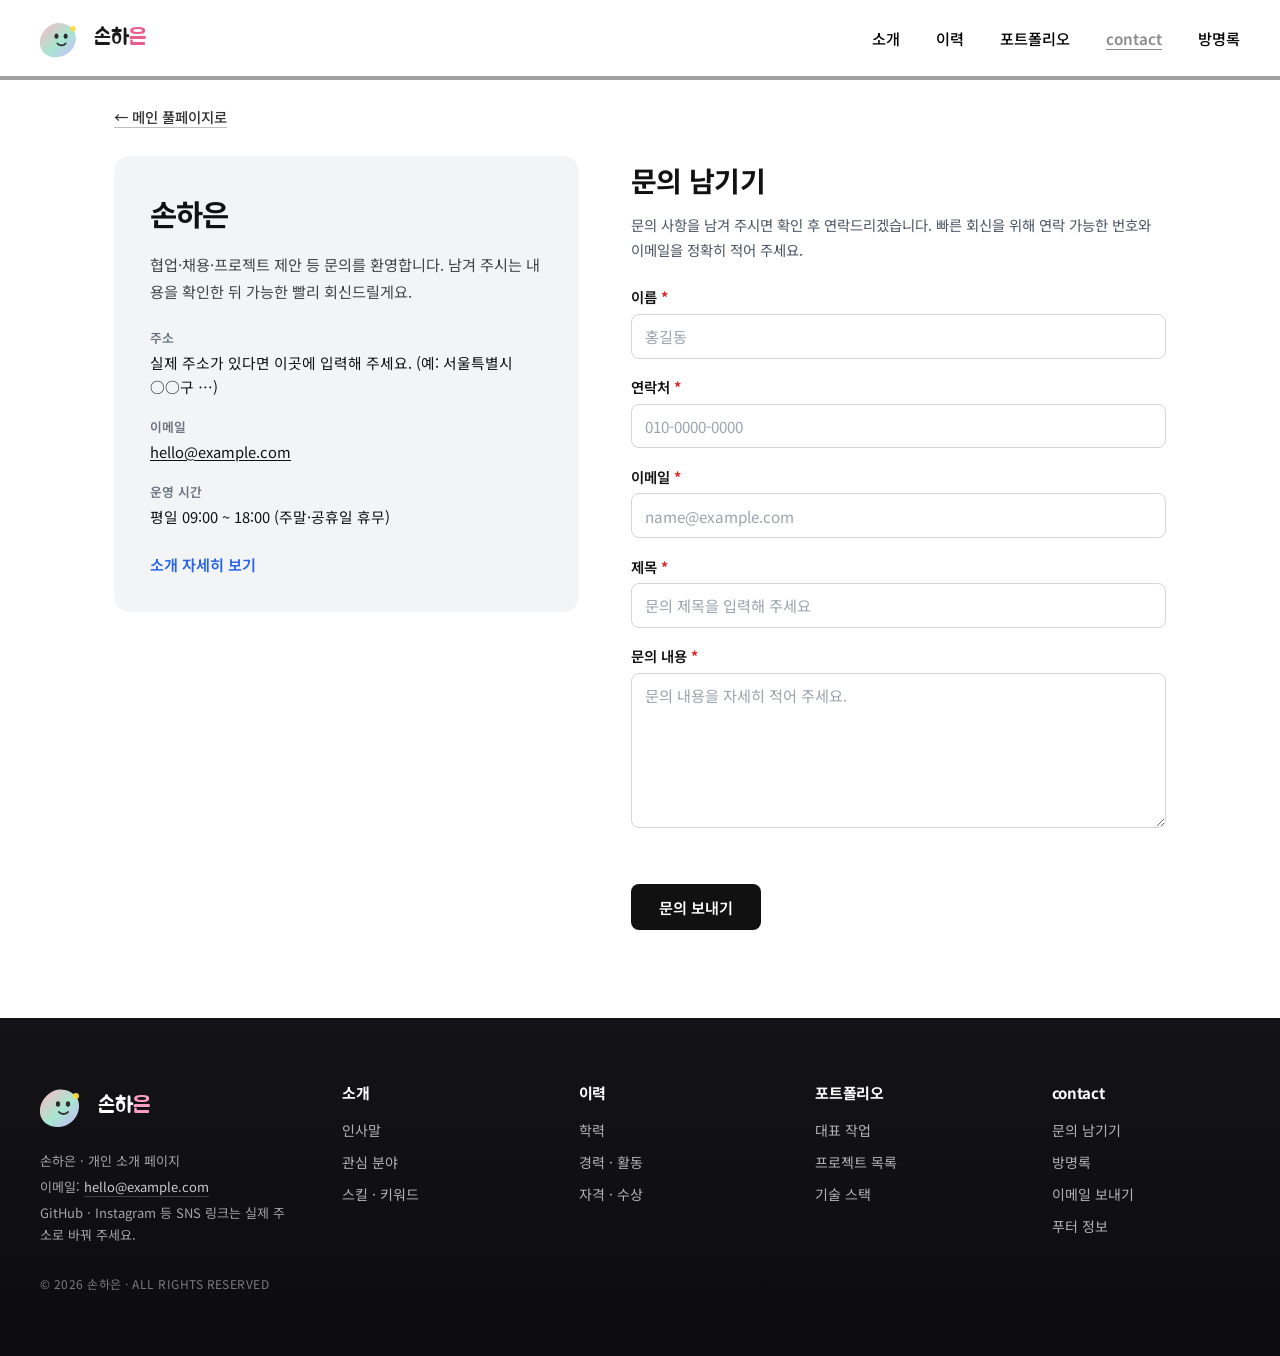
<file: contact.html>
<!DOCTYPE html>
<html lang="ko" class="subpage">
<head>
    <meta charset="UTF-8">
    <meta name="viewport" content="width=device-width, initial-scale=1.0">
    <title>문의하기 | 손하은</title>
    <link rel="preconnect" href="https://fonts.googleapis.com">
    <link rel="preconnect" href="https://fonts.gstatic.com" crossorigin>
    <link href="https://fonts.googleapis.com/css2?family=Jua&family=Noto+Sans+KR:wght@400;500;600;700&display=swap" rel="stylesheet">
    <link rel="stylesheet" href="styles.css">
</head>
<body>
    <header class="site-header">
        <div class="site-header__inner">
            <a href="index.html#intro" class="logo" aria-label="손하은 소개 페이지 홈">
                <svg class="logo__mark" viewBox="0 0 48 48" xmlns="http://www.w3.org/2000/svg" aria-hidden="true">
                    <defs>
                        <linearGradient id="blobGrad" x1="0%" y1="0%" x2="100%" y2="100%">
                            <stop offset="0%" style="stop-color: var(--logo-pink)" />
                            <stop offset="55%" style="stop-color: var(--logo-mint)" />
                            <stop offset="100%" style="stop-color: var(--logo-lavender)" />
                        </linearGradient>
                    </defs>
                    <path fill="url(#blobGrad)" d="M38.2 18.5c2.8 8.5-1.2 19.8-11.4 24.4-10.3 4.7-22.1 1.4-25.8-7.8-3.6-9.1 1.8-20.5 11.5-25.6 9.7-5.1 22.9.5 25.7 9z" />
                    <ellipse cx="18" cy="22" rx="2.2" ry="2.8" fill="#2d2d2d" />
                    <ellipse cx="28" cy="22" rx="2.2" ry="2.8" fill="#2d2d2d" />
                    <path d="M19 30c2.2 2.8 6.8 2.8 9 0" fill="none" stroke="#2d2d2d" stroke-width="2" stroke-linecap="round" />
                    <circle cx="36" cy="14" r="3" fill="#ffd93d" opacity="0.95" />
                </svg>
                <span class="logo__text">손하<span>은</span></span>
            </a>
            <nav aria-label="주요 메뉴">
                <ul class="nav">
                    <li><a href="intro.html">소개</a></li>
                    <li><a href="history.html">이력</a></li>
                    <li><a href="portfolio.html">포트폴리오</a></li>
                    <li><a href="contact.html" aria-current="page">contact</a></li>
                    <li><a href="guestbook.html">방명록</a></li>
                </ul>
            </nav>
        </div>
    </header>

    <main class="subpage-main subpage-main--contact" id="inquiry">
        <div class="contact-page">
            <a href="index.html#contact" class="contact-page__back">← 메인 풀페이지로</a>

            <div class="contact-layout">
                <aside class="contact-aside" aria-labelledby="contact-aside-title">
                    <h1 id="contact-aside-title" class="contact-aside__title">손하은</h1>
                    <p class="contact-aside__text">
                        협업·채용·프로젝트 제안 등 문의를 환영합니다. 남겨 주시는 내용을 확인한 뒤 가능한 빨리 회신드릴게요.
                    </p>
                    <dl class="contact-details">
                        <div class="contact-details__row">
                            <dt class="contact-details__label">주소</dt>
                            <dd class="contact-details__value">실제 주소가 있다면 이곳에 입력해 주세요. (예: 서울특별시 ○○구 …)</dd>
                        </div>
                        <div class="contact-details__row">
                            <dt class="contact-details__label">이메일</dt>
                            <dd class="contact-details__value"><a href="mailto:hello@example.com">hello@example.com</a></dd>
                        </div>
                        <div class="contact-details__row">
                            <dt class="contact-details__label">운영 시간</dt>
                            <dd class="contact-details__value">평일 09:00 ~ 18:00 (주말·공휴일 휴무)</dd>
                        </div>
                    </dl>
                    <p class="contact-aside__link-wrap">
                        <a href="intro.html" class="contact-aside__link">소개 자세히 보기</a>
                    </p>
                </aside>

                <div class="contact-form-column">
                    <h2 class="contact-form__title">문의 남기기</h2>
                    <p class="contact-form__lead">
                        문의 사항을 남겨 주시면 확인 후 연락드리겠습니다. 빠른 회신을 위해 연락 가능한 번호와 이메일을 정확히 적어 주세요.
                    </p>
                    <form class="contact-form" id="contact-form" action="#" method="post" novalidate>
                        <div class="form-group">
                            <label class="form-label" for="cf-name">이름 <span class="form-required" aria-hidden="true">*</span></label>
                            <input class="form-input" type="text" id="cf-name" name="name" required autocomplete="name" placeholder="홍길동" />
                        </div>
                        <div class="form-group">
                            <label class="form-label" for="cf-phone">연락처 <span class="form-required" aria-hidden="true">*</span></label>
                            <input class="form-input" type="tel" id="cf-phone" name="phone" required autocomplete="tel" placeholder="010-0000-0000" />
                        </div>
                        <div class="form-group">
                            <label class="form-label" for="cf-email">이메일 <span class="form-required" aria-hidden="true">*</span></label>
                            <input class="form-input" type="email" id="cf-email" name="email" required autocomplete="email" placeholder="name@example.com" />
                        </div>
                        <div class="form-group">
                            <label class="form-label" for="cf-subject">제목 <span class="form-required" aria-hidden="true">*</span></label>
                            <input class="form-input" type="text" id="cf-subject" name="subject" required placeholder="문의 제목을 입력해 주세요" />
                        </div>
                        <div class="form-group">
                            <label class="form-label" for="cf-message">문의 내용 <span class="form-required" aria-hidden="true">*</span></label>
                            <textarea class="form-textarea" id="cf-message" name="message" required rows="6" placeholder="문의 내용을 자세히 적어 주세요."></textarea>
                        </div>
                        <p class="form-note" id="form-submit-note" role="status" aria-live="polite"></p>
                        <button type="submit" class="form-submit">문의 보내기</button>
                    </form>
                </div>
            </div>
        </div>
    </main>

    <footer class="page-footer">
        <div class="footer-grid">
            <div class="footer-brand">
                <a href="index.html#intro" class="footer-brand__logo" aria-label="손하은 소개 페이지 맨 위로">
                    <svg class="logo__mark" viewBox="0 0 48 48" xmlns="http://www.w3.org/2000/svg" aria-hidden="true">
                        <defs>
                            <linearGradient id="blobGradFooter" x1="0%" y1="0%" x2="100%" y2="100%">
                                <stop offset="0%" style="stop-color: var(--logo-pink)" />
                                <stop offset="55%" style="stop-color: var(--logo-mint)" />
                                <stop offset="100%" style="stop-color: var(--logo-lavender)" />
                            </linearGradient>
                        </defs>
                        <path fill="url(#blobGradFooter)" d="M38.2 18.5c2.8 8.5-1.2 19.8-11.4 24.4-10.3 4.7-22.1 1.4-25.8-7.8-3.6-9.1 1.8-20.5 11.5-25.6 9.7-5.1 22.9.5 25.7 9z" />
                        <ellipse cx="18" cy="22" rx="2.2" ry="2.8" fill="#2d2d2d" />
                        <ellipse cx="28" cy="22" rx="2.2" ry="2.8" fill="#2d2d2d" />
                        <path d="M19 30c2.2 2.8 6.8 2.8 9 0" fill="none" stroke="#2d2d2d" stroke-width="2" stroke-linecap="round" />
                        <circle cx="36" cy="14" r="3" fill="#ffd93d" opacity="0.95" />
                    </svg>
                    <span class="logo__text">손하<span>은</span></span>
                </a>
                <ul class="footer-brand__details">
                    <li>손하은 · 개인 소개 페이지</li>
                    <li>이메일: <a href="mailto:hello@example.com">hello@example.com</a></li>
                    <li>GitHub · Instagram 등 SNS 링크는 실제 주소로 바꿔 주세요.</li>
                </ul>
                <p class="footer-copy">© 2026 손하은 · ALL RIGHTS RESERVED</p>
            </div>
            <nav class="footer-col" aria-label="소개 하위 메뉴">
                <h3 class="footer-col__title">소개</h3>
                <ul class="footer-col__list">
                    <li><a href="intro.html#greeting">인사말</a></li>
                    <li><a href="intro.html#interests">관심 분야</a></li>
                    <li><a href="intro.html#skills">스킬 · 키워드</a></li>
                </ul>
            </nav>
            <nav class="footer-col" aria-label="이력 하위 메뉴">
                <h3 class="footer-col__title">이력</h3>
                <ul class="footer-col__list">
                    <li><a href="history.html#education">학력</a></li>
                    <li><a href="history.html#experience">경력 · 활동</a></li>
                    <li><a href="history.html#awards">자격 · 수상</a></li>
                </ul>
            </nav>
            <nav class="footer-col" aria-label="포트폴리오 하위 메뉴">
                <h3 class="footer-col__title">포트폴리오</h3>
                <ul class="footer-col__list">
                    <li><a href="portfolio.html#featured">대표 작업</a></li>
                    <li><a href="portfolio.html#projects">프로젝트 목록</a></li>
                    <li><a href="portfolio.html#stack">기술 스택</a></li>
                </ul>
            </nav>
            <nav class="footer-col" aria-label="연락 하위 메뉴">
                <h3 class="footer-col__title">contact</h3>
                    <ul class="footer-col__list">
                        <li><a href="contact.html#inquiry">문의 남기기</a></li>
                        <li><a href="guestbook.html">방명록</a></li>
                        <li><a href="mailto:hello@example.com">이메일 보내기</a></li>
                        <li><a href="index.html#site-footer">푸터 정보</a></li>
                    </ul>
            </nav>
        </div>
    </footer>

    <script>
        (function () {
            var form = document.getElementById("contact-form");
            var note = document.getElementById("form-submit-note");
            var mailTo = "hello@example.com";

            form.addEventListener("submit", function (e) {
                e.preventDefault();
                if (!form.reportValidity()) return;

                var name = document.getElementById("cf-name").value.trim();
                var phone = document.getElementById("cf-phone").value.trim();
                var email = document.getElementById("cf-email").value.trim();
                var subject = document.getElementById("cf-subject").value.trim();
                var message = document.getElementById("cf-message").value.trim();

                var body =
                    "이름: " + name + "\n" +
                    "연락처: " + phone + "\n" +
                    "이메일: " + email + "\n\n" +
                    message;

                var href =
                    "mailto:" + encodeURIComponent(mailTo) +
                    "?subject=" + encodeURIComponent("[문의] " + subject) +
                    "&body=" + encodeURIComponent(body);

                note.textContent = "메일 앱이 열리면 발송을 완료해 주세요. 열리지 않으면 " + mailTo + " 로 직접 보내 주세요.";
                window.location.href = href;
            });
        })();
    </script>
</body>
</html>
</file>
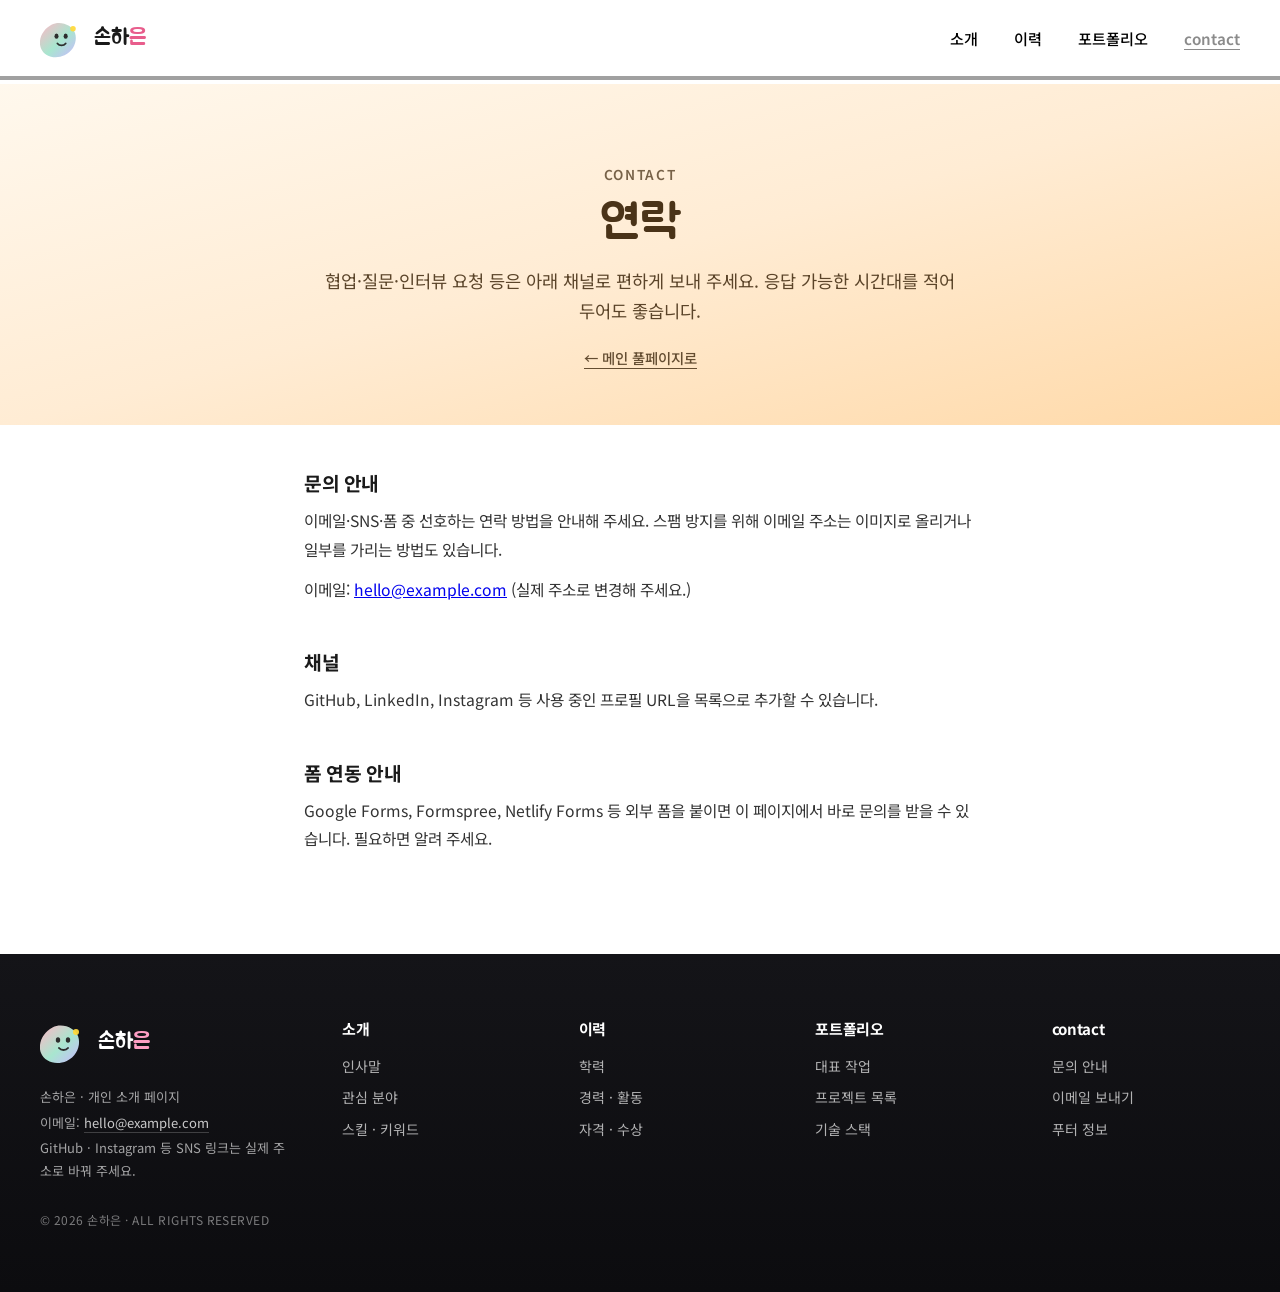
<file: contact.html.html>
<!DOCTYPE html>
<html lang="ko" class="subpage">
<head>
    <meta charset="UTF-8">
    <meta name="viewport" content="width=device-width, initial-scale=1.0">
    <title>contact | 손하은</title>
    <link rel="preconnect" href="https://fonts.googleapis.com">
    <link rel="preconnect" href="https://fonts.gstatic.com" crossorigin>
    <link href="https://fonts.googleapis.com/css2?family=Jua&family=Noto+Sans+KR:wght@400;500;600;700&display=swap" rel="stylesheet">
    <link rel="stylesheet" href="styles.css">
</head>
<body>
    <header class="site-header">
        <div class="site-header__inner">
            <a href="index.html#intro" class="logo" aria-label="손하은 소개 페이지 홈">
                <svg class="logo__mark" viewBox="0 0 48 48" xmlns="http://www.w3.org/2000/svg" aria-hidden="true">
                    <defs>
                        <linearGradient id="blobGrad" x1="0%" y1="0%" x2="100%" y2="100%">
                            <stop offset="0%" style="stop-color: var(--logo-pink)" />
                            <stop offset="55%" style="stop-color: var(--logo-mint)" />
                            <stop offset="100%" style="stop-color: var(--logo-lavender)" />
                        </linearGradient>
                    </defs>
                    <path fill="url(#blobGrad)" d="M38.2 18.5c2.8 8.5-1.2 19.8-11.4 24.4-10.3 4.7-22.1 1.4-25.8-7.8-3.6-9.1 1.8-20.5 11.5-25.6 9.7-5.1 22.9.5 25.7 9z" />
                    <ellipse cx="18" cy="22" rx="2.2" ry="2.8" fill="#2d2d2d" />
                    <ellipse cx="28" cy="22" rx="2.2" ry="2.8" fill="#2d2d2d" />
                    <path d="M19 30c2.2 2.8 6.8 2.8 9 0" fill="none" stroke="#2d2d2d" stroke-width="2" stroke-linecap="round" />
                    <circle cx="36" cy="14" r="3" fill="#ffd93d" opacity="0.95" />
                </svg>
                <span class="logo__text">손하<span>은</span></span>
            </a>
            <nav aria-label="주요 메뉴">
                <ul class="nav">
                    <li><a href="intro.html">소개</a></li>
                    <li><a href="history.html">이력</a></li>
                    <li><a href="portfolio.html">포트폴리오</a></li>
                    <li><a href="contact.html" aria-current="page">contact</a></li>
                </ul>
            </nav>
        </div>
    </header>

    <main class="subpage-main">
        <header class="subpage-hero subpage-hero--contact">
            <p class="subpage-hero__eyebrow">Contact</p>
            <h1 class="subpage-hero__title">연락</h1>
            <p class="subpage-hero__lead">협업·질문·인터뷰 요청 등은 아래 채널로 편하게 보내 주세요. 응답 가능한 시간대를 적어 두어도 좋습니다.</p>
            <a href="index.html#contact" class="subpage-back">← 메인 풀페이지로</a>
        </header>

        <div class="subpage-sections">
            <article id="info" class="subpage-block">
                <h2>문의 안내</h2>
                <p>이메일·SNS·폼 중 선호하는 연락 방법을 안내해 주세요. 스팸 방지를 위해 이메일 주소는 이미지로 올리거나 일부를 가리는 방법도 있습니다.</p>
                <p>이메일: <a href="mailto:hello@example.com">hello@example.com</a> (실제 주소로 변경해 주세요.)</p>
            </article>
            <article id="channels" class="subpage-block">
                <h2>채널</h2>
                <p>GitHub, LinkedIn, Instagram 등 사용 중인 프로필 URL을 목록으로 추가할 수 있습니다.</p>
            </article>
            <article id="form-note" class="subpage-block">
                <h2>폼 연동 안내</h2>
                <p>Google Forms, Formspree, Netlify Forms 등 외부 폼을 붙이면 이 페이지에서 바로 문의를 받을 수 있습니다. 필요하면 알려 주세요.</p>
            </article>
        </div>
    </main>

    <footer class="page-footer">
        <div class="footer-grid">
            <div class="footer-brand">
                <a href="index.html#intro" class="footer-brand__logo" aria-label="손하은 소개 페이지 맨 위로">
                    <svg class="logo__mark" viewBox="0 0 48 48" xmlns="http://www.w3.org/2000/svg" aria-hidden="true">
                        <defs>
                            <linearGradient id="blobGradFooter" x1="0%" y1="0%" x2="100%" y2="100%">
                                <stop offset="0%" style="stop-color: var(--logo-pink)" />
                                <stop offset="55%" style="stop-color: var(--logo-mint)" />
                                <stop offset="100%" style="stop-color: var(--logo-lavender)" />
                            </linearGradient>
                        </defs>
                        <path fill="url(#blobGradFooter)" d="M38.2 18.5c2.8 8.5-1.2 19.8-11.4 24.4-10.3 4.7-22.1 1.4-25.8-7.8-3.6-9.1 1.8-20.5 11.5-25.6 9.7-5.1 22.9.5 25.7 9z" />
                        <ellipse cx="18" cy="22" rx="2.2" ry="2.8" fill="#2d2d2d" />
                        <ellipse cx="28" cy="22" rx="2.2" ry="2.8" fill="#2d2d2d" />
                        <path d="M19 30c2.2 2.8 6.8 2.8 9 0" fill="none" stroke="#2d2d2d" stroke-width="2" stroke-linecap="round" />
                        <circle cx="36" cy="14" r="3" fill="#ffd93d" opacity="0.95" />
                    </svg>
                    <span class="logo__text">손하<span>은</span></span>
                </a>
                <ul class="footer-brand__details">
                    <li>손하은 · 개인 소개 페이지</li>
                    <li>이메일: <a href="mailto:hello@example.com">hello@example.com</a></li>
                    <li>GitHub · Instagram 등 SNS 링크는 실제 주소로 바꿔 주세요.</li>
                </ul>
                <p class="footer-copy">© 2026 손하은 · ALL RIGHTS RESERVED</p>
            </div>
            <nav class="footer-col" aria-label="소개 하위 메뉴">
                <h3 class="footer-col__title">소개</h3>
                <ul class="footer-col__list">
                    <li><a href="intro.html#greeting">인사말</a></li>
                    <li><a href="intro.html#interests">관심 분야</a></li>
                    <li><a href="intro.html#skills">스킬 · 키워드</a></li>
                </ul>
            </nav>
            <nav class="footer-col" aria-label="이력 하위 메뉴">
                <h3 class="footer-col__title">이력</h3>
                <ul class="footer-col__list">
                    <li><a href="history.html#education">학력</a></li>
                    <li><a href="history.html#experience">경력 · 활동</a></li>
                    <li><a href="history.html#awards">자격 · 수상</a></li>
                </ul>
            </nav>
            <nav class="footer-col" aria-label="포트폴리오 하위 메뉴">
                <h3 class="footer-col__title">포트폴리오</h3>
                <ul class="footer-col__list">
                    <li><a href="portfolio.html#featured">대표 작업</a></li>
                    <li><a href="portfolio.html#projects">프로젝트 목록</a></li>
                    <li><a href="portfolio.html#stack">기술 스택</a></li>
                </ul>
            </nav>
            <nav class="footer-col" aria-label="연락 하위 메뉴">
                <h3 class="footer-col__title">contact</h3>
                <ul class="footer-col__list">
                    <li><a href="contact.html#info">문의 안내</a></li>
                    <li><a href="mailto:hello@example.com">이메일 보내기</a></li>
                    <li><a href="index.html#site-footer">푸터 정보</a></li>
                </ul>
            </nav>
        </div>
    </footer>
</body>
</html>
</file>
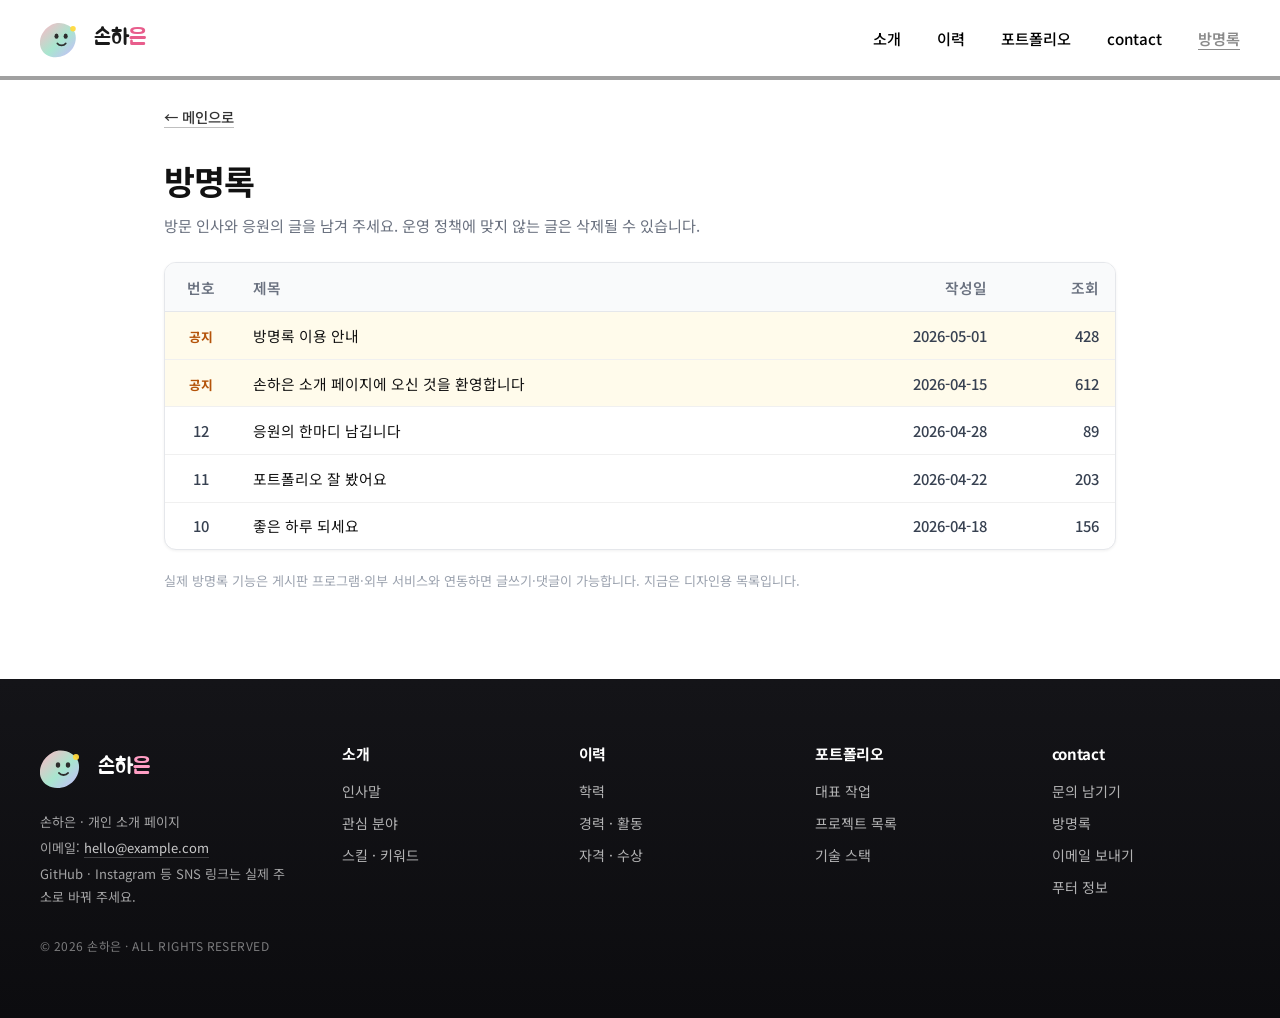
<file: guestbook.html>
<!DOCTYPE html>
<html lang="ko" class="subpage">
<head>
    <meta charset="UTF-8">
    <meta name="viewport" content="width=device-width, initial-scale=1.0">
    <title>방명록 | 손하은</title>
    <link rel="preconnect" href="https://fonts.googleapis.com">
    <link rel="preconnect" href="https://fonts.gstatic.com" crossorigin>
    <link href="https://fonts.googleapis.com/css2?family=Jua&family=Noto+Sans+KR:wght@400;500;600;700&display=swap" rel="stylesheet">
    <link rel="stylesheet" href="styles.css">
</head>
<body>
    <header class="site-header">
        <div class="site-header__inner">
            <a href="index.html#intro" class="logo" aria-label="손하은 소개 페이지 홈">
                <svg class="logo__mark" viewBox="0 0 48 48" xmlns="http://www.w3.org/2000/svg" aria-hidden="true">
                    <defs>
                        <linearGradient id="blobGrad" x1="0%" y1="0%" x2="100%" y2="100%">
                            <stop offset="0%" style="stop-color: var(--logo-pink)" />
                            <stop offset="55%" style="stop-color: var(--logo-mint)" />
                            <stop offset="100%" style="stop-color: var(--logo-lavender)" />
                        </linearGradient>
                    </defs>
                    <path fill="url(#blobGrad)" d="M38.2 18.5c2.8 8.5-1.2 19.8-11.4 24.4-10.3 4.7-22.1 1.4-25.8-7.8-3.6-9.1 1.8-20.5 11.5-25.6 9.7-5.1 22.9.5 25.7 9z" />
                    <ellipse cx="18" cy="22" rx="2.2" ry="2.8" fill="#2d2d2d" />
                    <ellipse cx="28" cy="22" rx="2.2" ry="2.8" fill="#2d2d2d" />
                    <path d="M19 30c2.2 2.8 6.8 2.8 9 0" fill="none" stroke="#2d2d2d" stroke-width="2" stroke-linecap="round" />
                    <circle cx="36" cy="14" r="3" fill="#ffd93d" opacity="0.95" />
                </svg>
                <span class="logo__text">손하<span>은</span></span>
            </a>
            <nav aria-label="주요 메뉴">
                <ul class="nav">
                    <li><a href="intro.html">소개</a></li>
                    <li><a href="history.html">이력</a></li>
                    <li><a href="portfolio.html">포트폴리오</a></li>
                    <li><a href="contact.html">contact</a></li>
                    <li><a href="guestbook.html" aria-current="page">방명록</a></li>
                </ul>
            </nav>
        </div>
    </header>

    <main class="subpage-main subpage-main--guestbook">
        <div class="guestbook-page">
            <a href="index.html#intro" class="guestbook-page__back">← 메인으로</a>

            <header class="guestbook-header">
                <h1 class="guestbook-title">방명록</h1>
                <p class="guestbook-sub">방문 인사와 응원의 글을 남겨 주세요. 운영 정책에 맞지 않는 글은 삭제될 수 있습니다.</p>
            </header>

            <div class="board-wrap">
                <table class="board-table">
                    <caption class="visually-hidden">방명록 글 목록</caption>
                    <thead>
                        <tr>
                            <th scope="col" class="col-num-head">번호</th>
                            <th scope="col">제목</th>
                            <th scope="col" class="col-date-head">작성일</th>
                            <th scope="col" class="col-hit-head">조회</th>
                        </tr>
                    </thead>
                    <tbody>
                        <tr class="board-row board-row--pin">
                            <td class="col-num"><span class="badge-notice">공지</span></td>
                            <td class="col-title"><a href="#">방명록 이용 안내</a></td>
                            <td class="col-date">2026-05-01</td>
                            <td class="col-hit">428</td>
                        </tr>
                        <tr class="board-row board-row--pin">
                            <td class="col-num"><span class="badge-notice">공지</span></td>
                            <td class="col-title"><a href="#">손하은 소개 페이지에 오신 것을 환영합니다</a></td>
                            <td class="col-date">2026-04-15</td>
                            <td class="col-hit">612</td>
                        </tr>
                        <tr class="board-row">
                            <td class="col-num">12</td>
                            <td class="col-title"><a href="#">응원의 한마디 남깁니다</a></td>
                            <td class="col-date">2026-04-28</td>
                            <td class="col-hit">89</td>
                        </tr>
                        <tr class="board-row">
                            <td class="col-num">11</td>
                            <td class="col-title"><a href="#">포트폴리오 잘 봤어요</a></td>
                            <td class="col-date">2026-04-22</td>
                            <td class="col-hit">203</td>
                        </tr>
                        <tr class="board-row">
                            <td class="col-num">10</td>
                            <td class="col-title"><a href="#">좋은 하루 되세요</a></td>
                            <td class="col-date">2026-04-18</td>
                            <td class="col-hit">156</td>
                        </tr>
                    </tbody>
                </table>
            </div>
            <p class="guestbook-note">실제 방명록 기능은 게시판 프로그램·외부 서비스와 연동하면 글쓰기·댓글이 가능합니다. 지금은 디자인용 목록입니다.</p>
        </div>
    </main>

    <footer class="page-footer">
        <div class="footer-grid">
            <div class="footer-brand">
                <a href="index.html#intro" class="footer-brand__logo" aria-label="손하은 소개 페이지 맨 위로">
                    <svg class="logo__mark" viewBox="0 0 48 48" xmlns="http://www.w3.org/2000/svg" aria-hidden="true">
                        <defs>
                            <linearGradient id="blobGradFooter" x1="0%" y1="0%" x2="100%" y2="100%">
                                <stop offset="0%" style="stop-color: var(--logo-pink)" />
                                <stop offset="55%" style="stop-color: var(--logo-mint)" />
                                <stop offset="100%" style="stop-color: var(--logo-lavender)" />
                            </linearGradient>
                        </defs>
                        <path fill="url(#blobGradFooter)" d="M38.2 18.5c2.8 8.5-1.2 19.8-11.4 24.4-10.3 4.7-22.1 1.4-25.8-7.8-3.6-9.1 1.8-20.5 11.5-25.6 9.7-5.1 22.9.5 25.7 9z" />
                        <ellipse cx="18" cy="22" rx="2.2" ry="2.8" fill="#2d2d2d" />
                        <ellipse cx="28" cy="22" rx="2.2" ry="2.8" fill="#2d2d2d" />
                        <path d="M19 30c2.2 2.8 6.8 2.8 9 0" fill="none" stroke="#2d2d2d" stroke-width="2" stroke-linecap="round" />
                        <circle cx="36" cy="14" r="3" fill="#ffd93d" opacity="0.95" />
                    </svg>
                    <span class="logo__text">손하<span>은</span></span>
                </a>
                <ul class="footer-brand__details">
                    <li>손하은 · 개인 소개 페이지</li>
                    <li>이메일: <a href="mailto:hello@example.com">hello@example.com</a></li>
                    <li>GitHub · Instagram 등 SNS 링크는 실제 주소로 바꿔 주세요.</li>
                </ul>
                <p class="footer-copy">© 2026 손하은 · ALL RIGHTS RESERVED</p>
            </div>
            <nav class="footer-col" aria-label="소개 하위 메뉴">
                <h3 class="footer-col__title">소개</h3>
                <ul class="footer-col__list">
                    <li><a href="intro.html#greeting">인사말</a></li>
                    <li><a href="intro.html#interests">관심 분야</a></li>
                    <li><a href="intro.html#skills">스킬 · 키워드</a></li>
                </ul>
            </nav>
            <nav class="footer-col" aria-label="이력 하위 메뉴">
                <h3 class="footer-col__title">이력</h3>
                <ul class="footer-col__list">
                    <li><a href="history.html#education">학력</a></li>
                    <li><a href="history.html#experience">경력 · 활동</a></li>
                    <li><a href="history.html#awards">자격 · 수상</a></li>
                </ul>
            </nav>
            <nav class="footer-col" aria-label="포트폴리오 하위 메뉴">
                <h3 class="footer-col__title">포트폴리오</h3>
                <ul class="footer-col__list">
                    <li><a href="portfolio.html#featured">대표 작업</a></li>
                    <li><a href="portfolio.html#projects">프로젝트 목록</a></li>
                    <li><a href="portfolio.html#stack">기술 스택</a></li>
                </ul>
            </nav>
            <nav class="footer-col" aria-label="연락 하위 메뉴">
                <h3 class="footer-col__title">contact</h3>
                <ul class="footer-col__list">
                    <li><a href="contact.html#inquiry">문의 남기기</a></li>
                    <li><a href="guestbook.html">방명록</a></li>
                    <li><a href="mailto:hello@example.com">이메일 보내기</a></li>
                    <li><a href="index.html#site-footer">푸터 정보</a></li>
                </ul>
            </nav>
        </div>
    </footer>
</body>
</html>
</file>
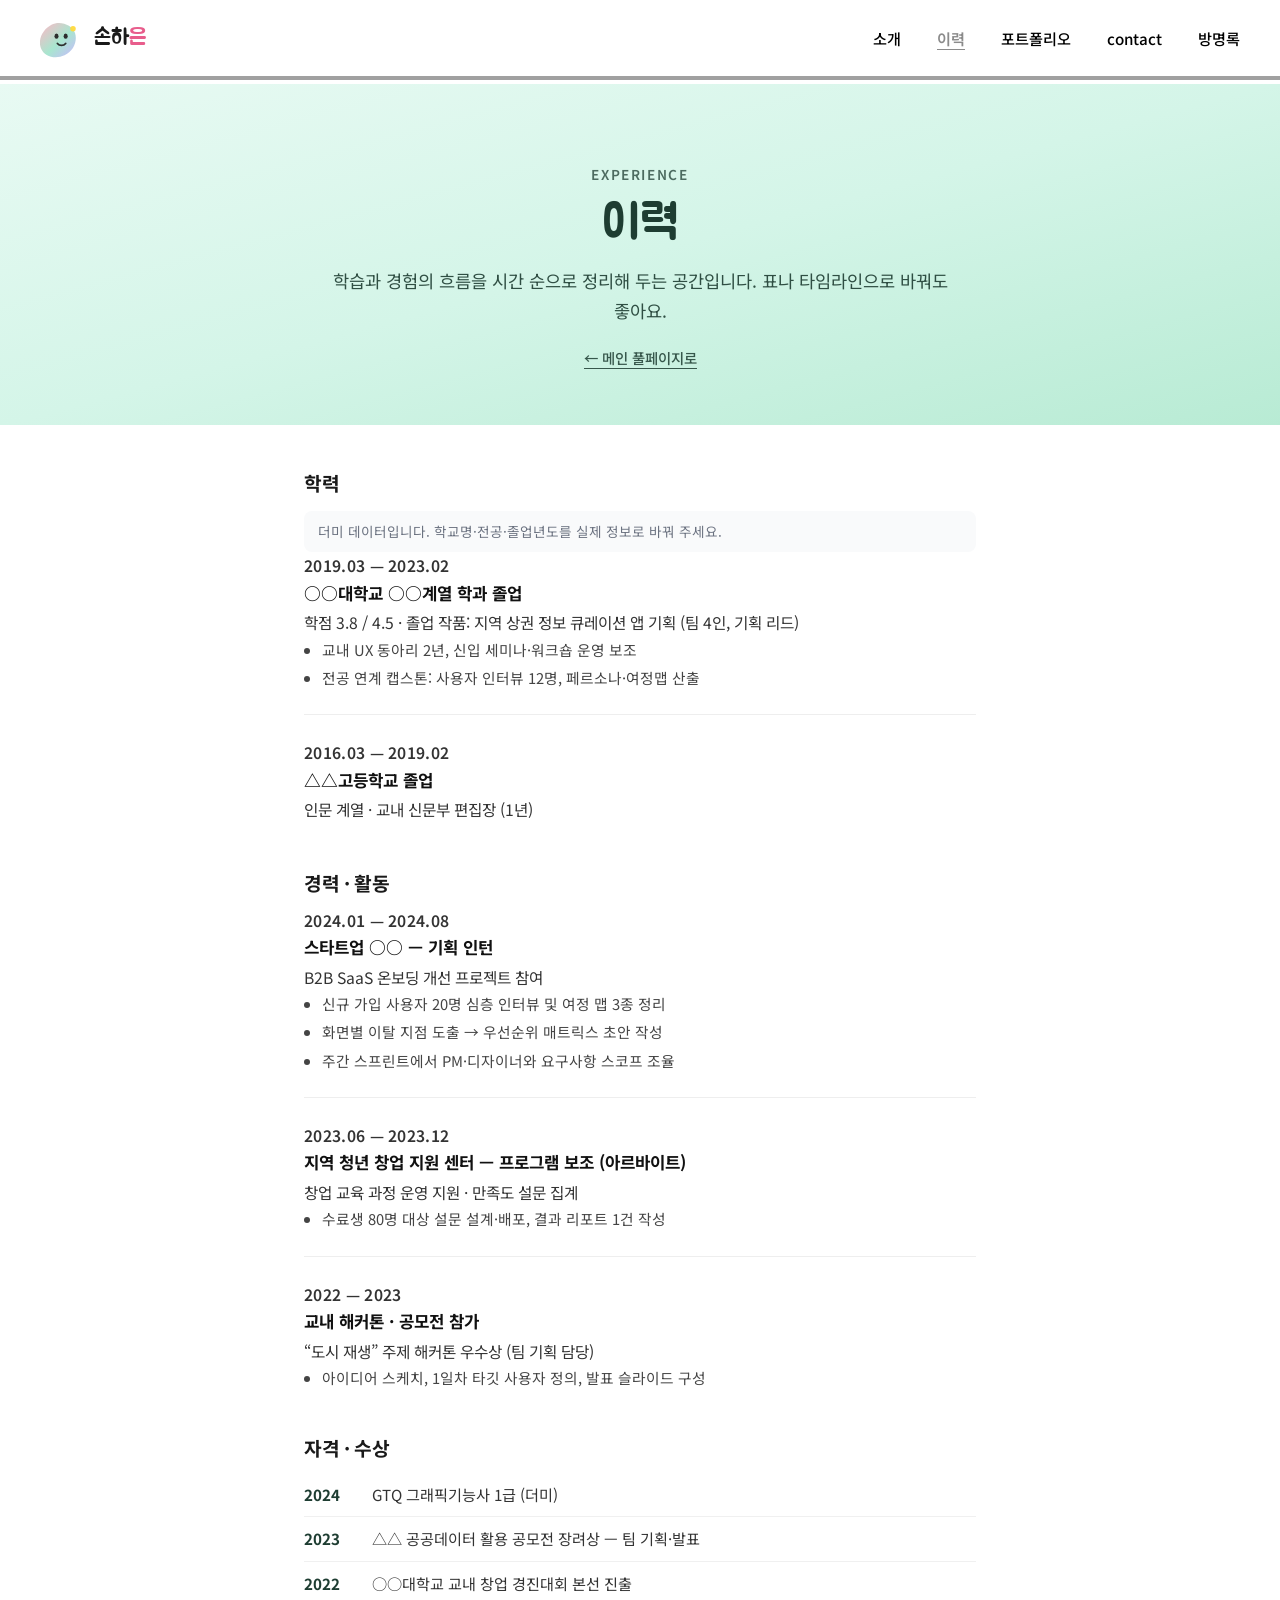
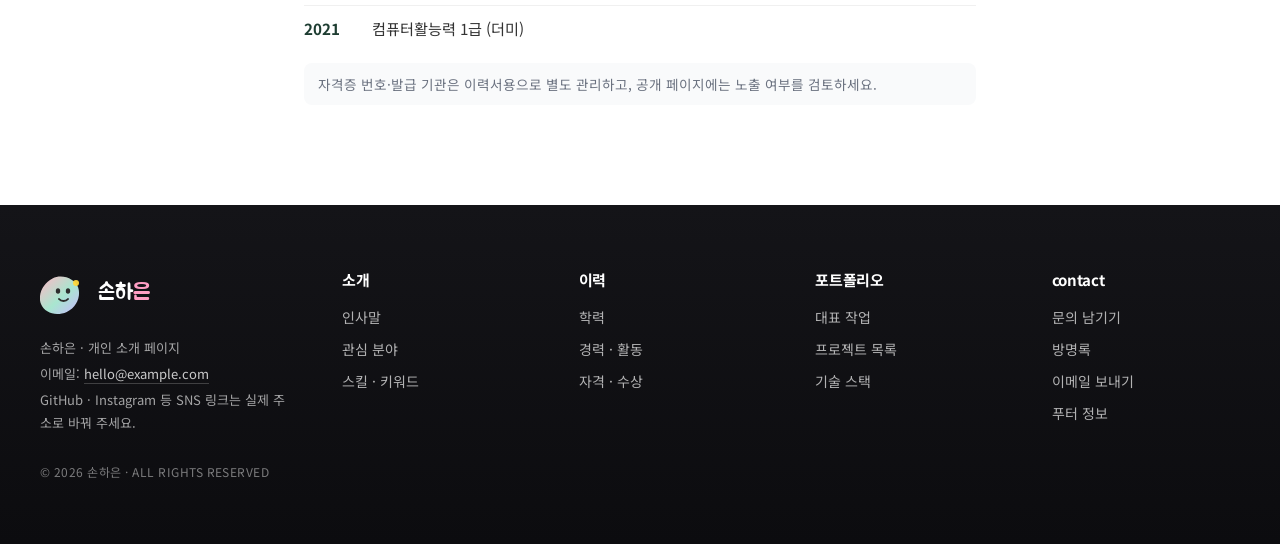
<file: history.html>
<!DOCTYPE html>
<html lang="ko" class="subpage">
<head>
    <meta charset="UTF-8">
    <meta name="viewport" content="width=device-width, initial-scale=1.0">
    <title>이력 | 손하은</title>
    <link rel="preconnect" href="https://fonts.googleapis.com">
    <link rel="preconnect" href="https://fonts.gstatic.com" crossorigin>
    <link href="https://fonts.googleapis.com/css2?family=Jua&family=Noto+Sans+KR:wght@400;500;600;700&display=swap" rel="stylesheet">
    <link rel="stylesheet" href="styles.css">
</head>
<body>
    <header class="site-header">
        <div class="site-header__inner">
            <a href="index.html#intro" class="logo" aria-label="손하은 소개 페이지 홈">
                <svg class="logo__mark" viewBox="0 0 48 48" xmlns="http://www.w3.org/2000/svg" aria-hidden="true">
                    <defs>
                        <linearGradient id="blobGrad" x1="0%" y1="0%" x2="100%" y2="100%">
                            <stop offset="0%" style="stop-color: var(--logo-pink)" />
                            <stop offset="55%" style="stop-color: var(--logo-mint)" />
                            <stop offset="100%" style="stop-color: var(--logo-lavender)" />
                        </linearGradient>
                    </defs>
                    <path fill="url(#blobGrad)" d="M38.2 18.5c2.8 8.5-1.2 19.8-11.4 24.4-10.3 4.7-22.1 1.4-25.8-7.8-3.6-9.1 1.8-20.5 11.5-25.6 9.7-5.1 22.9.5 25.7 9z" />
                    <ellipse cx="18" cy="22" rx="2.2" ry="2.8" fill="#2d2d2d" />
                    <ellipse cx="28" cy="22" rx="2.2" ry="2.8" fill="#2d2d2d" />
                    <path d="M19 30c2.2 2.8 6.8 2.8 9 0" fill="none" stroke="#2d2d2d" stroke-width="2" stroke-linecap="round" />
                    <circle cx="36" cy="14" r="3" fill="#ffd93d" opacity="0.95" />
                </svg>
                <span class="logo__text">손하<span>은</span></span>
            </a>
            <nav aria-label="주요 메뉴">
                <ul class="nav">
                    <li><a href="intro.html">소개</a></li>
                    <li><a href="history.html" aria-current="page">이력</a></li>
                    <li><a href="portfolio.html">포트폴리오</a></li>
                    <li><a href="contact.html">contact</a></li>
                    <li><a href="guestbook.html">방명록</a></li>
                </ul>
            </nav>
        </div>
    </header>

    <main class="subpage-main">
        <header class="subpage-hero subpage-hero--history">
            <p class="subpage-hero__eyebrow">Experience</p>
            <h1 class="subpage-hero__title">이력</h1>
            <p class="subpage-hero__lead">학습과 경험의 흐름을 시간 순으로 정리해 두는 공간입니다. 표나 타임라인으로 바꿔도 좋아요.</p>
            <a href="index.html#history" class="subpage-back">← 메인 풀페이지로</a>
        </header>

        <div class="subpage-sections">
            <article id="education" class="subpage-block">
                <h2>학력</h2>
                <p class="dummy-note">더미 데이터입니다. 학교명·전공·졸업년도를 실제 정보로 바꿔 주세요.</p>
                <div class="history-entry">
                    <p class="history-entry__period">2019.03 — 2023.02</p>
                    <h3 class="history-entry__title">○○대학교 ○○계열 학과 졸업</h3>
                    <p class="history-entry__meta">학점 3.8 / 4.5 · 졸업 작품: 지역 상권 정보 큐레이션 앱 기획 (팀 4인, 기획 리드)</p>
                    <ul>
                        <li>교내 UX 동아리 2년, 신입 세미나·워크숍 운영 보조</li>
                        <li>전공 연계 캡스톤: 사용자 인터뷰 12명, 페르소나·여정맵 산출</li>
                    </ul>
                </div>
                <div class="history-entry">
                    <p class="history-entry__period">2016.03 — 2019.02</p>
                    <h3 class="history-entry__title">△△고등학교 졸업</h3>
                    <p class="history-entry__meta">인문 계열 · 교내 신문부 편집장 (1년)</p>
                </div>
            </article>
            <article id="experience" class="subpage-block">
                <h2>경력 · 활동</h2>
                <div class="history-entry">
                    <p class="history-entry__period">2024.01 — 2024.08</p>
                    <h3 class="history-entry__title">스타트업 ○○ — 기획 인턴</h3>
                    <p class="history-entry__meta">B2B SaaS 온보딩 개선 프로젝트 참여</p>
                    <ul>
                        <li>신규 가입 사용자 20명 심층 인터뷰 및 여정 맵 3종 정리</li>
                        <li>화면별 이탈 지점 도출 → 우선순위 매트릭스 초안 작성</li>
                        <li>주간 스프린트에서 PM·디자이너와 요구사항 스코프 조율</li>
                    </ul>
                </div>
                <div class="history-entry">
                    <p class="history-entry__period">2023.06 — 2023.12</p>
                    <h3 class="history-entry__title">지역 청년 창업 지원 센터 — 프로그램 보조 (아르바이트)</h3>
                    <p class="history-entry__meta">창업 교육 과정 운영 지원 · 만족도 설문 집계</p>
                    <ul>
                        <li>수료생 80명 대상 설문 설계·배포, 결과 리포트 1건 작성</li>
                    </ul>
                </div>
                <div class="history-entry">
                    <p class="history-entry__period">2022 — 2023</p>
                    <h3 class="history-entry__title">교내 해커톤 · 공모전 참가</h3>
                    <p class="history-entry__meta">“도시 재생” 주제 해커톤 우수상 (팀 기획 담당)</p>
                    <ul>
                        <li>아이디어 스케치, 1일차 타깃 사용자 정의, 발표 슬라이드 구성</li>
                    </ul>
                </div>
            </article>
            <article id="awards" class="subpage-block">
                <h2>자격 · 수상</h2>
                <ul class="award-list">
                    <li>
                        <span class="award-list__year">2024</span>
                        <span class="award-list__body">GTQ 그래픽기능사 1급 (더미)</span>
                    </li>
                    <li>
                        <span class="award-list__year">2023</span>
                        <span class="award-list__body">△△ 공공데이터 활용 공모전 장려상 — 팀 기획·발표</span>
                    </li>
                    <li>
                        <span class="award-list__year">2022</span>
                        <span class="award-list__body">○○대학교 교내 창업 경진대회 본선 진출</span>
                    </li>
                    <li>
                        <span class="award-list__year">2021</span>
                        <span class="award-list__body">컴퓨터활능력 1급 (더미)</span>
                    </li>
                </ul>
                <p class="dummy-note">자격증 번호·발급 기관은 이력서용으로 별도 관리하고, 공개 페이지에는 노출 여부를 검토하세요.</p>
            </article>
        </div>
    </main>

    <footer class="page-footer">
        <div class="footer-grid">
            <div class="footer-brand">
                <a href="index.html#intro" class="footer-brand__logo" aria-label="손하은 소개 페이지 맨 위로">
                    <svg class="logo__mark" viewBox="0 0 48 48" xmlns="http://www.w3.org/2000/svg" aria-hidden="true">
                        <defs>
                            <linearGradient id="blobGradFooter" x1="0%" y1="0%" x2="100%" y2="100%">
                                <stop offset="0%" style="stop-color: var(--logo-pink)" />
                                <stop offset="55%" style="stop-color: var(--logo-mint)" />
                                <stop offset="100%" style="stop-color: var(--logo-lavender)" />
                            </linearGradient>
                        </defs>
                        <path fill="url(#blobGradFooter)" d="M38.2 18.5c2.8 8.5-1.2 19.8-11.4 24.4-10.3 4.7-22.1 1.4-25.8-7.8-3.6-9.1 1.8-20.5 11.5-25.6 9.7-5.1 22.9.5 25.7 9z" />
                        <ellipse cx="18" cy="22" rx="2.2" ry="2.8" fill="#2d2d2d" />
                        <ellipse cx="28" cy="22" rx="2.2" ry="2.8" fill="#2d2d2d" />
                        <path d="M19 30c2.2 2.8 6.8 2.8 9 0" fill="none" stroke="#2d2d2d" stroke-width="2" stroke-linecap="round" />
                        <circle cx="36" cy="14" r="3" fill="#ffd93d" opacity="0.95" />
                    </svg>
                    <span class="logo__text">손하<span>은</span></span>
                </a>
                <ul class="footer-brand__details">
                    <li>손하은 · 개인 소개 페이지</li>
                    <li>이메일: <a href="mailto:hello@example.com">hello@example.com</a></li>
                    <li>GitHub · Instagram 등 SNS 링크는 실제 주소로 바꿔 주세요.</li>
                </ul>
                <p class="footer-copy">© 2026 손하은 · ALL RIGHTS RESERVED</p>
            </div>
            <nav class="footer-col" aria-label="소개 하위 메뉴">
                <h3 class="footer-col__title">소개</h3>
                <ul class="footer-col__list">
                    <li><a href="intro.html#greeting">인사말</a></li>
                    <li><a href="intro.html#interests">관심 분야</a></li>
                    <li><a href="intro.html#skills">스킬 · 키워드</a></li>
                </ul>
            </nav>
            <nav class="footer-col" aria-label="이력 하위 메뉴">
                <h3 class="footer-col__title">이력</h3>
                <ul class="footer-col__list">
                    <li><a href="history.html#education">학력</a></li>
                    <li><a href="history.html#experience">경력 · 활동</a></li>
                    <li><a href="history.html#awards">자격 · 수상</a></li>
                </ul>
            </nav>
            <nav class="footer-col" aria-label="포트폴리오 하위 메뉴">
                <h3 class="footer-col__title">포트폴리오</h3>
                <ul class="footer-col__list">
                    <li><a href="portfolio.html#featured">대표 작업</a></li>
                    <li><a href="portfolio.html#projects">프로젝트 목록</a></li>
                    <li><a href="portfolio.html#stack">기술 스택</a></li>
                </ul>
            </nav>
            <nav class="footer-col" aria-label="연락 하위 메뉴">
                <h3 class="footer-col__title">contact</h3>
                    <ul class="footer-col__list">
                        <li><a href="contact.html#inquiry">문의 남기기</a></li>
                        <li><a href="guestbook.html">방명록</a></li>
                        <li><a href="mailto:hello@example.com">이메일 보내기</a></li>
                        <li><a href="index.html#site-footer">푸터 정보</a></li>
                    </ul>
            </nav>
        </div>
    </footer>
</body>
</html>
</file>
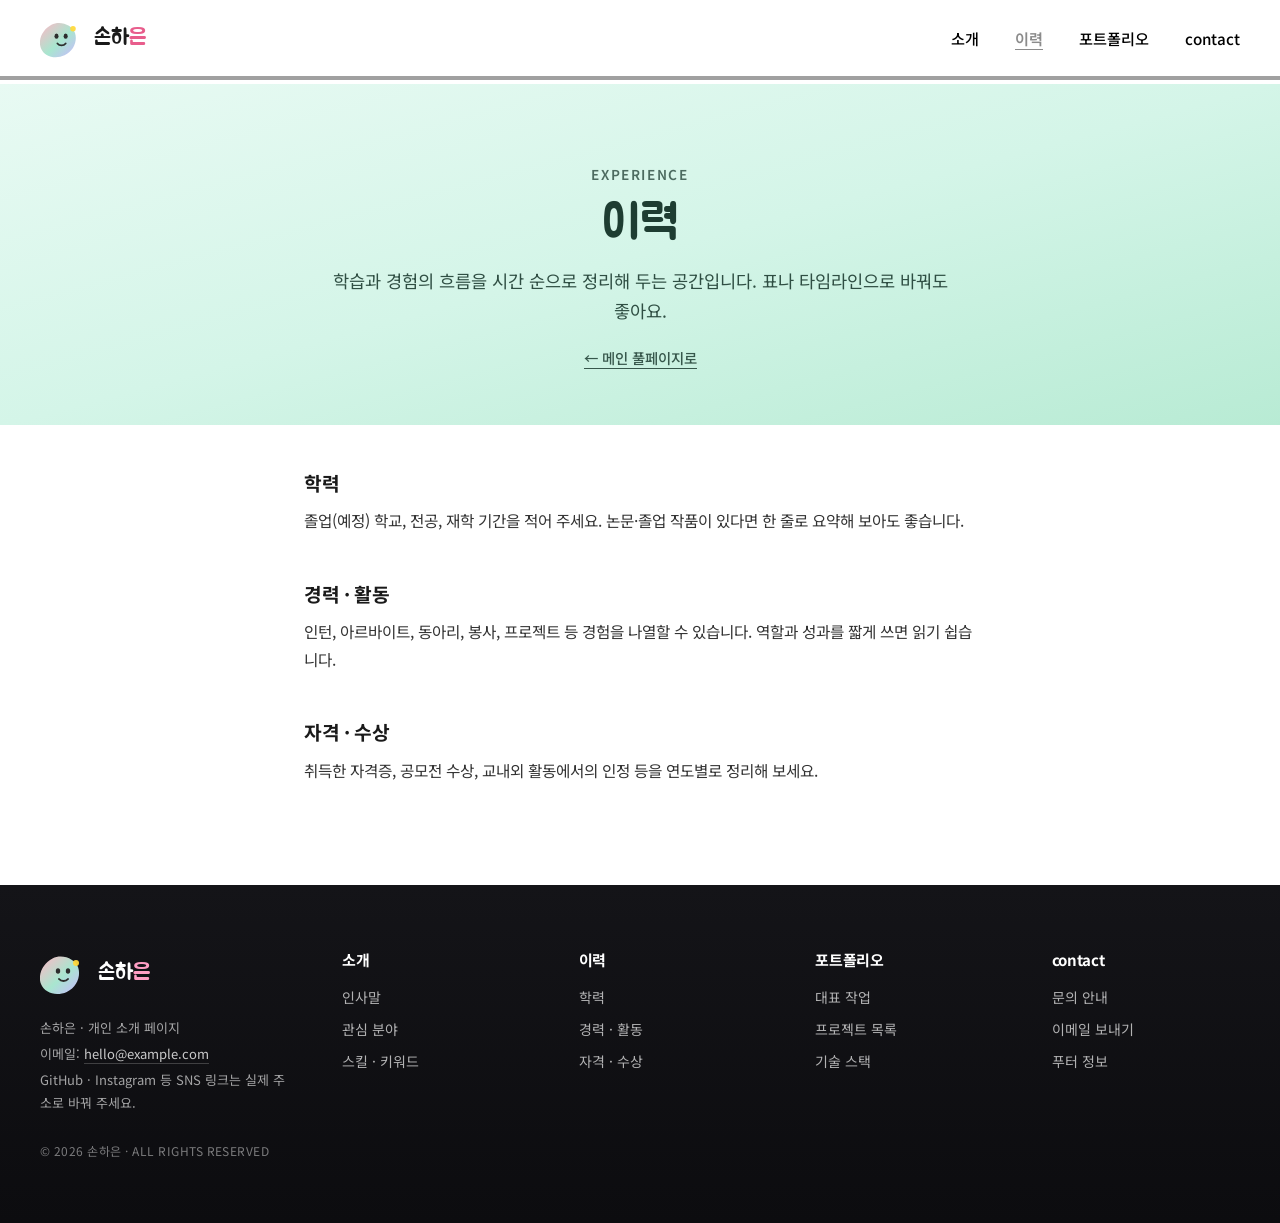
<file: history.html.html>
<!DOCTYPE html>
<html lang="ko" class="subpage">
<head>
    <meta charset="UTF-8">
    <meta name="viewport" content="width=device-width, initial-scale=1.0">
    <title>이력 | 손하은</title>
    <link rel="preconnect" href="https://fonts.googleapis.com">
    <link rel="preconnect" href="https://fonts.gstatic.com" crossorigin>
    <link href="https://fonts.googleapis.com/css2?family=Jua&family=Noto+Sans+KR:wght@400;500;600;700&display=swap" rel="stylesheet">
    <link rel="stylesheet" href="styles.css">
</head>
<body>
    <header class="site-header">
        <div class="site-header__inner">
            <a href="index.html#intro" class="logo" aria-label="손하은 소개 페이지 홈">
                <svg class="logo__mark" viewBox="0 0 48 48" xmlns="http://www.w3.org/2000/svg" aria-hidden="true">
                    <defs>
                        <linearGradient id="blobGrad" x1="0%" y1="0%" x2="100%" y2="100%">
                            <stop offset="0%" style="stop-color: var(--logo-pink)" />
                            <stop offset="55%" style="stop-color: var(--logo-mint)" />
                            <stop offset="100%" style="stop-color: var(--logo-lavender)" />
                        </linearGradient>
                    </defs>
                    <path fill="url(#blobGrad)" d="M38.2 18.5c2.8 8.5-1.2 19.8-11.4 24.4-10.3 4.7-22.1 1.4-25.8-7.8-3.6-9.1 1.8-20.5 11.5-25.6 9.7-5.1 22.9.5 25.7 9z" />
                    <ellipse cx="18" cy="22" rx="2.2" ry="2.8" fill="#2d2d2d" />
                    <ellipse cx="28" cy="22" rx="2.2" ry="2.8" fill="#2d2d2d" />
                    <path d="M19 30c2.2 2.8 6.8 2.8 9 0" fill="none" stroke="#2d2d2d" stroke-width="2" stroke-linecap="round" />
                    <circle cx="36" cy="14" r="3" fill="#ffd93d" opacity="0.95" />
                </svg>
                <span class="logo__text">손하<span>은</span></span>
            </a>
            <nav aria-label="주요 메뉴">
                <ul class="nav">
                    <li><a href="intro.html">소개</a></li>
                    <li><a href="history.html" aria-current="page">이력</a></li>
                    <li><a href="portfolio.html">포트폴리오</a></li>
                    <li><a href="contact.html">contact</a></li>
                </ul>
            </nav>
        </div>
    </header>

    <main class="subpage-main">
        <header class="subpage-hero subpage-hero--history">
            <p class="subpage-hero__eyebrow">Experience</p>
            <h1 class="subpage-hero__title">이력</h1>
            <p class="subpage-hero__lead">학습과 경험의 흐름을 시간 순으로 정리해 두는 공간입니다. 표나 타임라인으로 바꿔도 좋아요.</p>
            <a href="index.html#history" class="subpage-back">← 메인 풀페이지로</a>
        </header>

        <div class="subpage-sections">
            <article id="education" class="subpage-block">
                <h2>학력</h2>
                <p>졸업(예정) 학교, 전공, 재학 기간을 적어 주세요. 논문·졸업 작품이 있다면 한 줄로 요약해 보아도 좋습니다.</p>
            </article>
            <article id="experience" class="subpage-block">
                <h2>경력 · 활동</h2>
                <p>인턴, 아르바이트, 동아리, 봉사, 프로젝트 등 경험을 나열할 수 있습니다. 역할과 성과를 짧게 쓰면 읽기 쉽습니다.</p>
            </article>
            <article id="awards" class="subpage-block">
                <h2>자격 · 수상</h2>
                <p>취득한 자격증, 공모전 수상, 교내외 활동에서의 인정 등을 연도별로 정리해 보세요.</p>
            </article>
        </div>
    </main>

    <footer class="page-footer">
        <div class="footer-grid">
            <div class="footer-brand">
                <a href="index.html#intro" class="footer-brand__logo" aria-label="손하은 소개 페이지 맨 위로">
                    <svg class="logo__mark" viewBox="0 0 48 48" xmlns="http://www.w3.org/2000/svg" aria-hidden="true">
                        <defs>
                            <linearGradient id="blobGradFooter" x1="0%" y1="0%" x2="100%" y2="100%">
                                <stop offset="0%" style="stop-color: var(--logo-pink)" />
                                <stop offset="55%" style="stop-color: var(--logo-mint)" />
                                <stop offset="100%" style="stop-color: var(--logo-lavender)" />
                            </linearGradient>
                        </defs>
                        <path fill="url(#blobGradFooter)" d="M38.2 18.5c2.8 8.5-1.2 19.8-11.4 24.4-10.3 4.7-22.1 1.4-25.8-7.8-3.6-9.1 1.8-20.5 11.5-25.6 9.7-5.1 22.9.5 25.7 9z" />
                        <ellipse cx="18" cy="22" rx="2.2" ry="2.8" fill="#2d2d2d" />
                        <ellipse cx="28" cy="22" rx="2.2" ry="2.8" fill="#2d2d2d" />
                        <path d="M19 30c2.2 2.8 6.8 2.8 9 0" fill="none" stroke="#2d2d2d" stroke-width="2" stroke-linecap="round" />
                        <circle cx="36" cy="14" r="3" fill="#ffd93d" opacity="0.95" />
                    </svg>
                    <span class="logo__text">손하<span>은</span></span>
                </a>
                <ul class="footer-brand__details">
                    <li>손하은 · 개인 소개 페이지</li>
                    <li>이메일: <a href="mailto:hello@example.com">hello@example.com</a></li>
                    <li>GitHub · Instagram 등 SNS 링크는 실제 주소로 바꿔 주세요.</li>
                </ul>
                <p class="footer-copy">© 2026 손하은 · ALL RIGHTS RESERVED</p>
            </div>
            <nav class="footer-col" aria-label="소개 하위 메뉴">
                <h3 class="footer-col__title">소개</h3>
                <ul class="footer-col__list">
                    <li><a href="intro.html#greeting">인사말</a></li>
                    <li><a href="intro.html#interests">관심 분야</a></li>
                    <li><a href="intro.html#skills">스킬 · 키워드</a></li>
                </ul>
            </nav>
            <nav class="footer-col" aria-label="이력 하위 메뉴">
                <h3 class="footer-col__title">이력</h3>
                <ul class="footer-col__list">
                    <li><a href="history.html#education">학력</a></li>
                    <li><a href="history.html#experience">경력 · 활동</a></li>
                    <li><a href="history.html#awards">자격 · 수상</a></li>
                </ul>
            </nav>
            <nav class="footer-col" aria-label="포트폴리오 하위 메뉴">
                <h3 class="footer-col__title">포트폴리오</h3>
                <ul class="footer-col__list">
                    <li><a href="portfolio.html#featured">대표 작업</a></li>
                    <li><a href="portfolio.html#projects">프로젝트 목록</a></li>
                    <li><a href="portfolio.html#stack">기술 스택</a></li>
                </ul>
            </nav>
            <nav class="footer-col" aria-label="연락 하위 메뉴">
                <h3 class="footer-col__title">contact</h3>
                <ul class="footer-col__list">
                    <li><a href="contact.html#info">문의 안내</a></li>
                    <li><a href="mailto:hello@example.com">이메일 보내기</a></li>
                    <li><a href="index.html#site-footer">푸터 정보</a></li>
                </ul>
            </nav>
        </div>
    </footer>
</body>
</html>
</file>
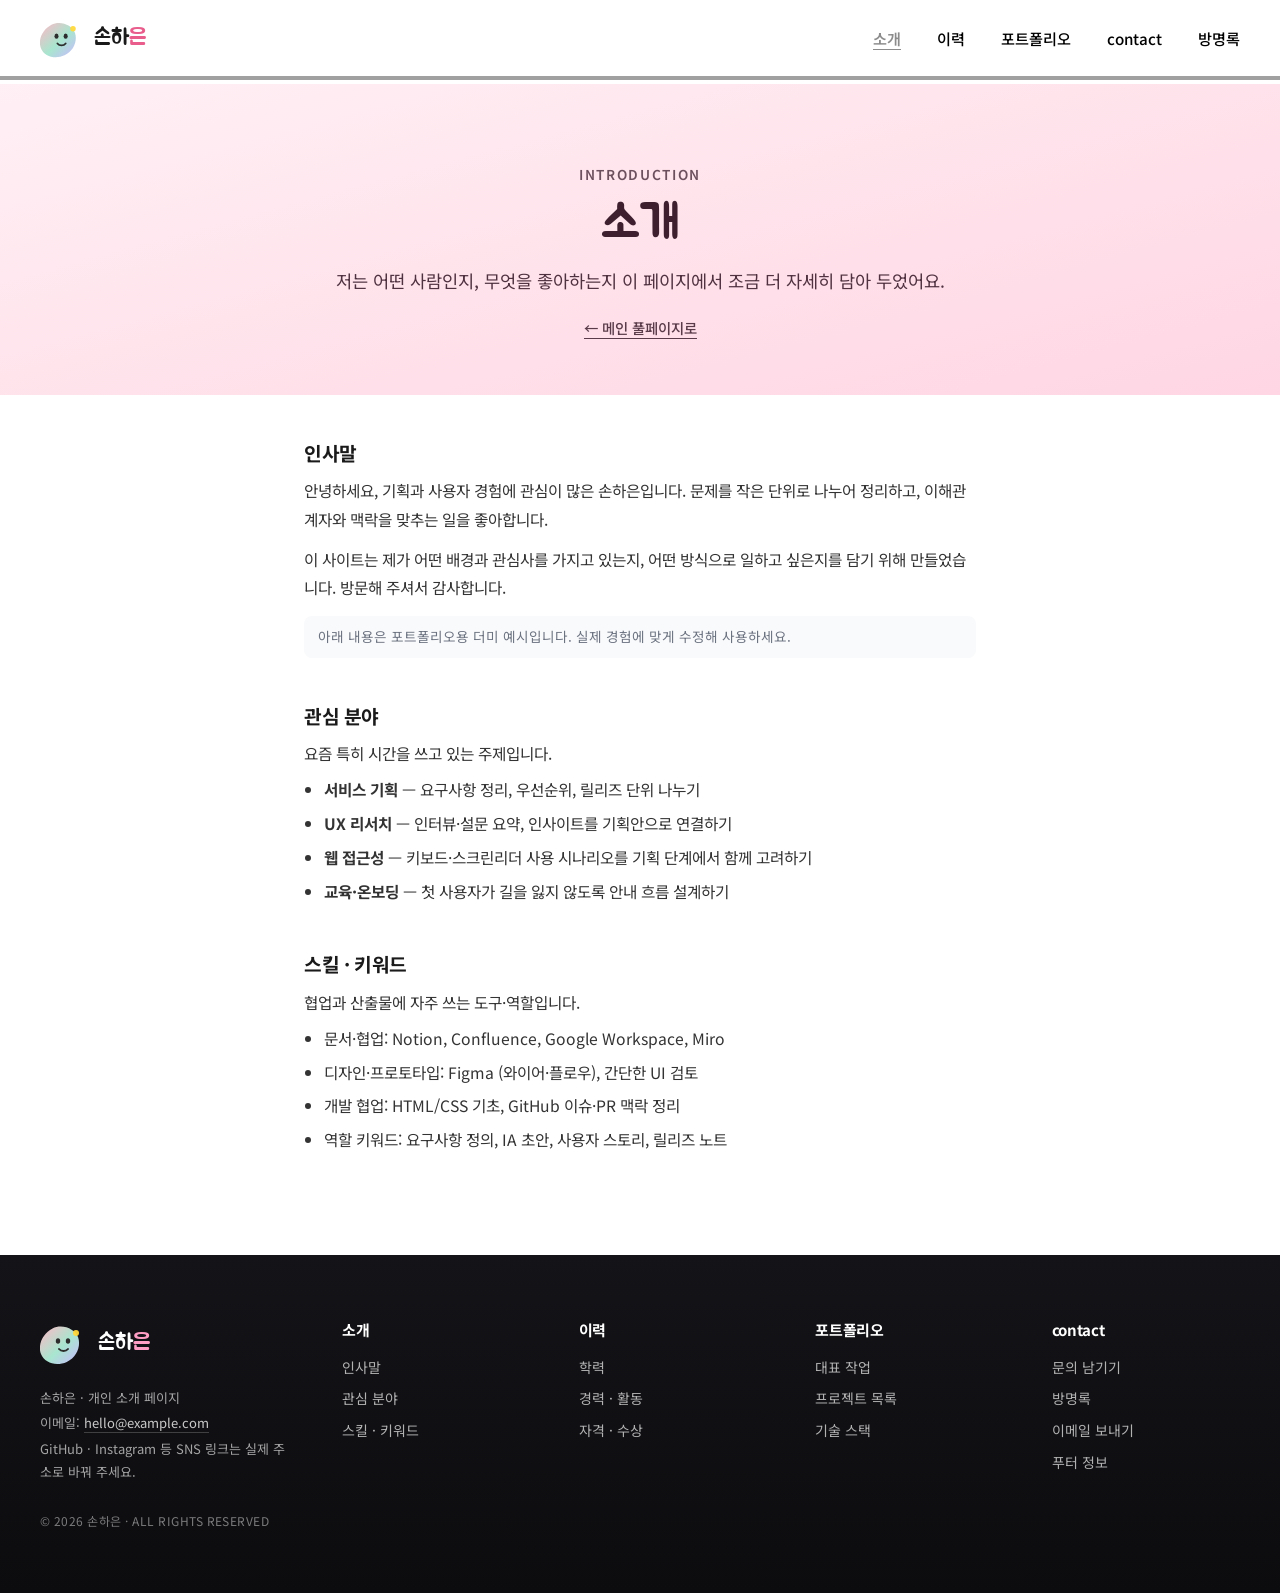
<file: intro.html>
<!DOCTYPE html>
<html lang="ko" class="subpage">
<head>
    <meta charset="UTF-8">
    <meta name="viewport" content="width=device-width, initial-scale=1.0">
    <title>소개 | 손하은</title>
    <link rel="preconnect" href="https://fonts.googleapis.com">
    <link rel="preconnect" href="https://fonts.gstatic.com" crossorigin>
    <link href="https://fonts.googleapis.com/css2?family=Jua&family=Noto+Sans+KR:wght@400;500;600;700&display=swap" rel="stylesheet">
    <link rel="stylesheet" href="styles.css">
</head>
<body>
    <header class="site-header">
        <div class="site-header__inner">
            <a href="index.html#intro" class="logo" aria-label="손하은 소개 페이지 홈">
                <svg class="logo__mark" viewBox="0 0 48 48" xmlns="http://www.w3.org/2000/svg" aria-hidden="true">
                    <defs>
                        <linearGradient id="blobGrad" x1="0%" y1="0%" x2="100%" y2="100%">
                            <stop offset="0%" style="stop-color: var(--logo-pink)" />
                            <stop offset="55%" style="stop-color: var(--logo-mint)" />
                            <stop offset="100%" style="stop-color: var(--logo-lavender)" />
                        </linearGradient>
                    </defs>
                    <path fill="url(#blobGrad)" d="M38.2 18.5c2.8 8.5-1.2 19.8-11.4 24.4-10.3 4.7-22.1 1.4-25.8-7.8-3.6-9.1 1.8-20.5 11.5-25.6 9.7-5.1 22.9.5 25.7 9z" />
                    <ellipse cx="18" cy="22" rx="2.2" ry="2.8" fill="#2d2d2d" />
                    <ellipse cx="28" cy="22" rx="2.2" ry="2.8" fill="#2d2d2d" />
                    <path d="M19 30c2.2 2.8 6.8 2.8 9 0" fill="none" stroke="#2d2d2d" stroke-width="2" stroke-linecap="round" />
                    <circle cx="36" cy="14" r="3" fill="#ffd93d" opacity="0.95" />
                </svg>
                <span class="logo__text">손하<span>은</span></span>
            </a>
            <nav aria-label="주요 메뉴">
                <ul class="nav">
                    <li><a href="intro.html" aria-current="page">소개</a></li>
                    <li><a href="history.html">이력</a></li>
                    <li><a href="portfolio.html">포트폴리오</a></li>
                    <li><a href="contact.html">contact</a></li>
                    <li><a href="guestbook.html">방명록</a></li>
                </ul>
            </nav>
        </div>
    </header>

    <main class="subpage-main">
        <header class="subpage-hero subpage-hero--intro">
            <p class="subpage-hero__eyebrow">Introduction</p>
            <h1 class="subpage-hero__title">소개</h1>
            <p class="subpage-hero__lead">저는 어떤 사람인지, 무엇을 좋아하는지 이 페이지에서 조금 더 자세히 담아 두었어요.</p>
            <a href="index.html#intro" class="subpage-back">← 메인 풀페이지로</a>
        </header>

        <div class="subpage-sections">
            <article id="greeting" class="subpage-block">
                <h2>인사말</h2>
                <p>안녕하세요, 기획과 사용자 경험에 관심이 많은 손하은입니다. 문제를 작은 단위로 나누어 정리하고, 이해관계자와 맥락을 맞추는 일을 좋아합니다.</p>
                <p>이 사이트는 제가 어떤 배경과 관심사를 가지고 있는지, 어떤 방식으로 일하고 싶은지를 담기 위해 만들었습니다. 방문해 주셔서 감사합니다.</p>
                <p class="dummy-note">아래 내용은 포트폴리오용 더미 예시입니다. 실제 경험에 맞게 수정해 사용하세요.</p>
            </article>
            <article id="interests" class="subpage-block">
                <h2>관심 분야</h2>
                <p>요즘 특히 시간을 쓰고 있는 주제입니다.</p>
                <ul class="subpage-list">
                    <li><strong>서비스 기획</strong> — 요구사항 정리, 우선순위, 릴리즈 단위 나누기</li>
                    <li><strong>UX 리서치</strong> — 인터뷰·설문 요약, 인사이트를 기획안으로 연결하기</li>
                    <li><strong>웹 접근성</strong> — 키보드·스크린리더 사용 시나리오를 기획 단계에서 함께 고려하기</li>
                    <li><strong>교육·온보딩</strong> — 첫 사용자가 길을 잃지 않도록 안내 흐름 설계하기</li>
                </ul>
            </article>
            <article id="skills" class="subpage-block">
                <h2>스킬 · 키워드</h2>
                <p>협업과 산출물에 자주 쓰는 도구·역할입니다.</p>
                <ul class="subpage-list">
                    <li>문서·협업: Notion, Confluence, Google Workspace, Miro</li>
                    <li>디자인·프로토타입: Figma (와이어·플로우), 간단한 UI 검토</li>
                    <li>개발 협업: HTML/CSS 기초, GitHub 이슈·PR 맥락 정리</li>
                    <li>역할 키워드: 요구사항 정의, IA 초안, 사용자 스토리, 릴리즈 노트</li>
                </ul>
            </article>
        </div>
    </main>

    <footer class="page-footer">
        <div class="footer-grid">
            <div class="footer-brand">
                <a href="index.html#intro" class="footer-brand__logo" aria-label="손하은 소개 페이지 맨 위로">
                    <svg class="logo__mark" viewBox="0 0 48 48" xmlns="http://www.w3.org/2000/svg" aria-hidden="true">
                        <defs>
                            <linearGradient id="blobGradFooter" x1="0%" y1="0%" x2="100%" y2="100%">
                                <stop offset="0%" style="stop-color: var(--logo-pink)" />
                                <stop offset="55%" style="stop-color: var(--logo-mint)" />
                                <stop offset="100%" style="stop-color: var(--logo-lavender)" />
                            </linearGradient>
                        </defs>
                        <path fill="url(#blobGradFooter)" d="M38.2 18.5c2.8 8.5-1.2 19.8-11.4 24.4-10.3 4.7-22.1 1.4-25.8-7.8-3.6-9.1 1.8-20.5 11.5-25.6 9.7-5.1 22.9.5 25.7 9z" />
                        <ellipse cx="18" cy="22" rx="2.2" ry="2.8" fill="#2d2d2d" />
                        <ellipse cx="28" cy="22" rx="2.2" ry="2.8" fill="#2d2d2d" />
                        <path d="M19 30c2.2 2.8 6.8 2.8 9 0" fill="none" stroke="#2d2d2d" stroke-width="2" stroke-linecap="round" />
                        <circle cx="36" cy="14" r="3" fill="#ffd93d" opacity="0.95" />
                    </svg>
                    <span class="logo__text">손하<span>은</span></span>
                </a>
                <ul class="footer-brand__details">
                    <li>손하은 · 개인 소개 페이지</li>
                    <li>이메일: <a href="mailto:hello@example.com">hello@example.com</a></li>
                    <li>GitHub · Instagram 등 SNS 링크는 실제 주소로 바꿔 주세요.</li>
                </ul>
                <p class="footer-copy">© 2026 손하은 · ALL RIGHTS RESERVED</p>
            </div>
            <nav class="footer-col" aria-label="소개 하위 메뉴">
                <h3 class="footer-col__title">소개</h3>
                <ul class="footer-col__list">
                    <li><a href="intro.html#greeting">인사말</a></li>
                    <li><a href="intro.html#interests">관심 분야</a></li>
                    <li><a href="intro.html#skills">스킬 · 키워드</a></li>
                </ul>
            </nav>
            <nav class="footer-col" aria-label="이력 하위 메뉴">
                <h3 class="footer-col__title">이력</h3>
                <ul class="footer-col__list">
                    <li><a href="history.html#education">학력</a></li>
                    <li><a href="history.html#experience">경력 · 활동</a></li>
                    <li><a href="history.html#awards">자격 · 수상</a></li>
                </ul>
            </nav>
            <nav class="footer-col" aria-label="포트폴리오 하위 메뉴">
                <h3 class="footer-col__title">포트폴리오</h3>
                <ul class="footer-col__list">
                    <li><a href="portfolio.html#featured">대표 작업</a></li>
                    <li><a href="portfolio.html#projects">프로젝트 목록</a></li>
                    <li><a href="portfolio.html#stack">기술 스택</a></li>
                </ul>
            </nav>
            <nav class="footer-col" aria-label="연락 하위 메뉴">
                <h3 class="footer-col__title">contact</h3>
                    <ul class="footer-col__list">
                        <li><a href="contact.html#inquiry">문의 남기기</a></li>
                        <li><a href="guestbook.html">방명록</a></li>
                        <li><a href="mailto:hello@example.com">이메일 보내기</a></li>
                        <li><a href="index.html#site-footer">푸터 정보</a></li>
                    </ul>
            </nav>
        </div>
    </footer>
</body>
</html>
</file>
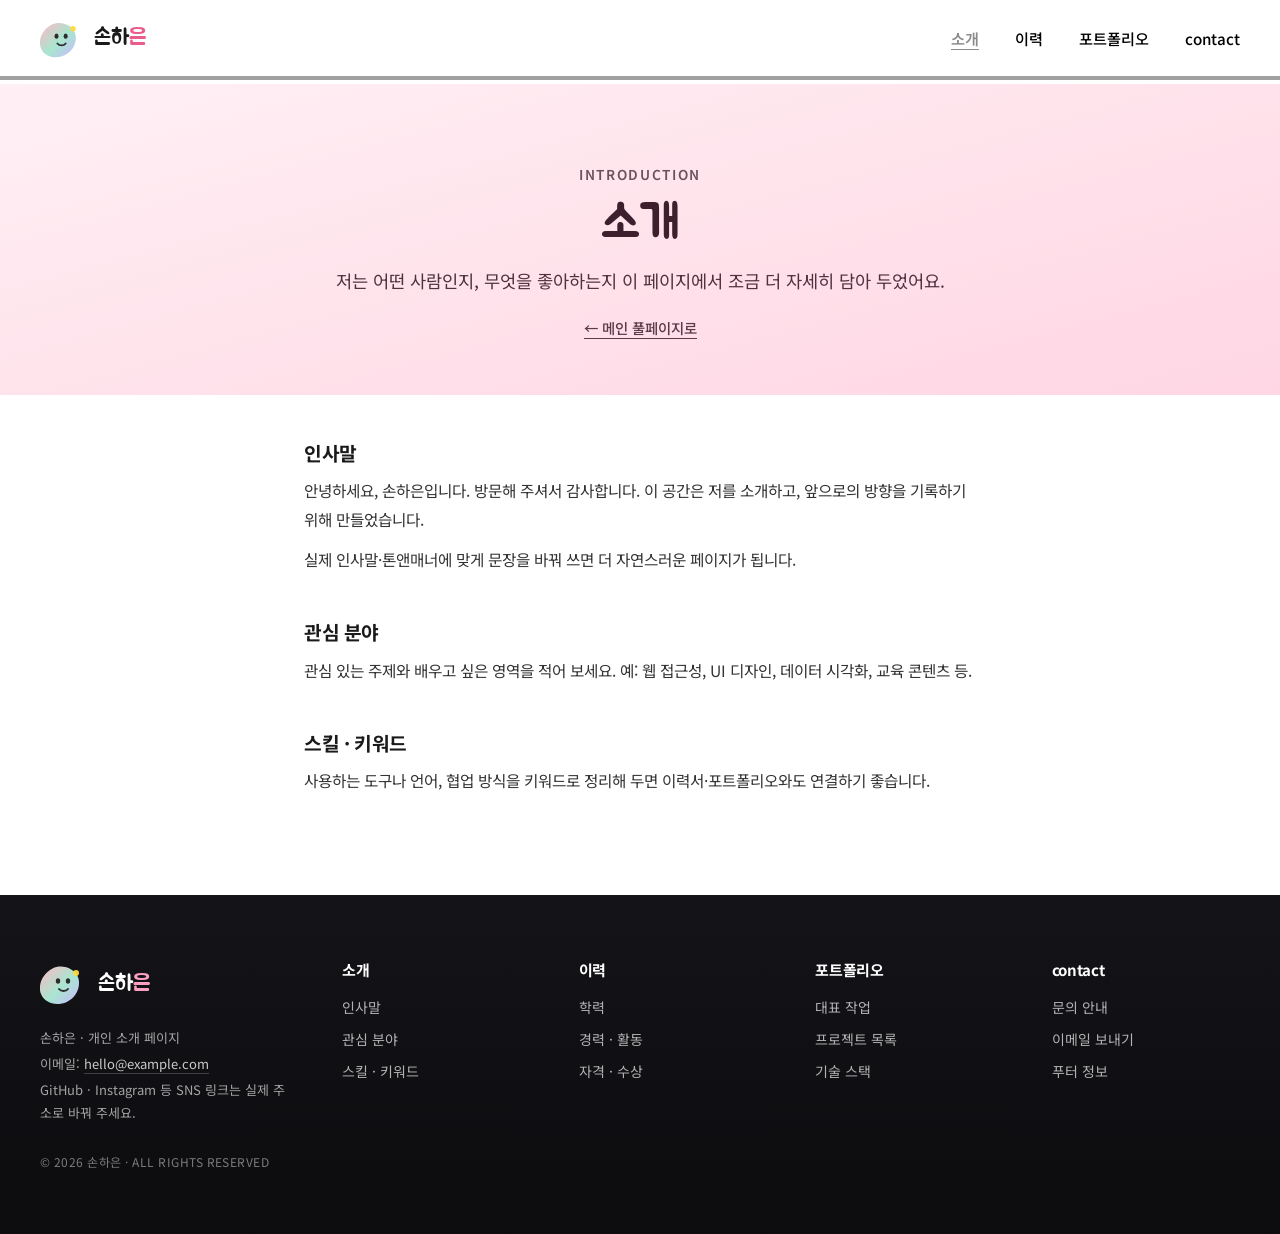
<file: intro.html.html>
<!DOCTYPE html>
<html lang="ko" class="subpage">
<head>
    <meta charset="UTF-8">
    <meta name="viewport" content="width=device-width, initial-scale=1.0">
    <title>소개 | 손하은</title>
    <link rel="preconnect" href="https://fonts.googleapis.com">
    <link rel="preconnect" href="https://fonts.gstatic.com" crossorigin>
    <link href="https://fonts.googleapis.com/css2?family=Jua&family=Noto+Sans+KR:wght@400;500;600;700&display=swap" rel="stylesheet">
    <link rel="stylesheet" href="styles.css">
</head>
<body>
    <header class="site-header">
        <div class="site-header__inner">
            <a href="index.html#intro" class="logo" aria-label="손하은 소개 페이지 홈">
                <svg class="logo__mark" viewBox="0 0 48 48" xmlns="http://www.w3.org/2000/svg" aria-hidden="true">
                    <defs>
                        <linearGradient id="blobGrad" x1="0%" y1="0%" x2="100%" y2="100%">
                            <stop offset="0%" style="stop-color: var(--logo-pink)" />
                            <stop offset="55%" style="stop-color: var(--logo-mint)" />
                            <stop offset="100%" style="stop-color: var(--logo-lavender)" />
                        </linearGradient>
                    </defs>
                    <path fill="url(#blobGrad)" d="M38.2 18.5c2.8 8.5-1.2 19.8-11.4 24.4-10.3 4.7-22.1 1.4-25.8-7.8-3.6-9.1 1.8-20.5 11.5-25.6 9.7-5.1 22.9.5 25.7 9z" />
                    <ellipse cx="18" cy="22" rx="2.2" ry="2.8" fill="#2d2d2d" />
                    <ellipse cx="28" cy="22" rx="2.2" ry="2.8" fill="#2d2d2d" />
                    <path d="M19 30c2.2 2.8 6.8 2.8 9 0" fill="none" stroke="#2d2d2d" stroke-width="2" stroke-linecap="round" />
                    <circle cx="36" cy="14" r="3" fill="#ffd93d" opacity="0.95" />
                </svg>
                <span class="logo__text">손하<span>은</span></span>
            </a>
            <nav aria-label="주요 메뉴">
                <ul class="nav">
                    <li><a href="intro.html" aria-current="page">소개</a></li>
                    <li><a href="history.html">이력</a></li>
                    <li><a href="portfolio.html">포트폴리오</a></li>
                    <li><a href="contact.html">contact</a></li>
                </ul>
            </nav>
        </div>
    </header>

    <main class="subpage-main">
        <header class="subpage-hero subpage-hero--intro">
            <p class="subpage-hero__eyebrow">Introduction</p>
            <h1 class="subpage-hero__title">소개</h1>
            <p class="subpage-hero__lead">저는 어떤 사람인지, 무엇을 좋아하는지 이 페이지에서 조금 더 자세히 담아 두었어요.</p>
            <a href="index.html#intro" class="subpage-back">← 메인 풀페이지로</a>
        </header>

        <div class="subpage-sections">
            <article id="greeting" class="subpage-block">
                <h2>인사말</h2>
                <p>안녕하세요, 손하은입니다. 방문해 주셔서 감사합니다. 이 공간은 저를 소개하고, 앞으로의 방향을 기록하기 위해 만들었습니다.</p>
                <p>실제 인사말·톤앤매너에 맞게 문장을 바꿔 쓰면 더 자연스러운 페이지가 됩니다.</p>
            </article>
            <article id="interests" class="subpage-block">
                <h2>관심 분야</h2>
                <p>관심 있는 주제와 배우고 싶은 영역을 적어 보세요. 예: 웹 접근성, UI 디자인, 데이터 시각화, 교육 콘텐츠 등.</p>
            </article>
            <article id="skills" class="subpage-block">
                <h2>스킬 · 키워드</h2>
                <p>사용하는 도구나 언어, 협업 방식을 키워드로 정리해 두면 이력서·포트폴리오와도 연결하기 좋습니다.</p>
            </article>
        </div>
    </main>

    <footer class="page-footer">
        <div class="footer-grid">
            <div class="footer-brand">
                <a href="index.html#intro" class="footer-brand__logo" aria-label="손하은 소개 페이지 맨 위로">
                    <svg class="logo__mark" viewBox="0 0 48 48" xmlns="http://www.w3.org/2000/svg" aria-hidden="true">
                        <defs>
                            <linearGradient id="blobGradFooter" x1="0%" y1="0%" x2="100%" y2="100%">
                                <stop offset="0%" style="stop-color: var(--logo-pink)" />
                                <stop offset="55%" style="stop-color: var(--logo-mint)" />
                                <stop offset="100%" style="stop-color: var(--logo-lavender)" />
                            </linearGradient>
                        </defs>
                        <path fill="url(#blobGradFooter)" d="M38.2 18.5c2.8 8.5-1.2 19.8-11.4 24.4-10.3 4.7-22.1 1.4-25.8-7.8-3.6-9.1 1.8-20.5 11.5-25.6 9.7-5.1 22.9.5 25.7 9z" />
                        <ellipse cx="18" cy="22" rx="2.2" ry="2.8" fill="#2d2d2d" />
                        <ellipse cx="28" cy="22" rx="2.2" ry="2.8" fill="#2d2d2d" />
                        <path d="M19 30c2.2 2.8 6.8 2.8 9 0" fill="none" stroke="#2d2d2d" stroke-width="2" stroke-linecap="round" />
                        <circle cx="36" cy="14" r="3" fill="#ffd93d" opacity="0.95" />
                    </svg>
                    <span class="logo__text">손하<span>은</span></span>
                </a>
                <ul class="footer-brand__details">
                    <li>손하은 · 개인 소개 페이지</li>
                    <li>이메일: <a href="mailto:hello@example.com">hello@example.com</a></li>
                    <li>GitHub · Instagram 등 SNS 링크는 실제 주소로 바꿔 주세요.</li>
                </ul>
                <p class="footer-copy">© 2026 손하은 · ALL RIGHTS RESERVED</p>
            </div>
            <nav class="footer-col" aria-label="소개 하위 메뉴">
                <h3 class="footer-col__title">소개</h3>
                <ul class="footer-col__list">
                    <li><a href="intro.html#greeting">인사말</a></li>
                    <li><a href="intro.html#interests">관심 분야</a></li>
                    <li><a href="intro.html#skills">스킬 · 키워드</a></li>
                </ul>
            </nav>
            <nav class="footer-col" aria-label="이력 하위 메뉴">
                <h3 class="footer-col__title">이력</h3>
                <ul class="footer-col__list">
                    <li><a href="history.html#education">학력</a></li>
                    <li><a href="history.html#experience">경력 · 활동</a></li>
                    <li><a href="history.html#awards">자격 · 수상</a></li>
                </ul>
            </nav>
            <nav class="footer-col" aria-label="포트폴리오 하위 메뉴">
                <h3 class="footer-col__title">포트폴리오</h3>
                <ul class="footer-col__list">
                    <li><a href="portfolio.html#featured">대표 작업</a></li>
                    <li><a href="portfolio.html#projects">프로젝트 목록</a></li>
                    <li><a href="portfolio.html#stack">기술 스택</a></li>
                </ul>
            </nav>
            <nav class="footer-col" aria-label="연락 하위 메뉴">
                <h3 class="footer-col__title">contact</h3>
                <ul class="footer-col__list">
                    <li><a href="contact.html#info">문의 안내</a></li>
                    <li><a href="mailto:hello@example.com">이메일 보내기</a></li>
                    <li><a href="index.html#site-footer">푸터 정보</a></li>
                </ul>
            </nav>
        </div>
    </footer>
</body>
</html>
</file>
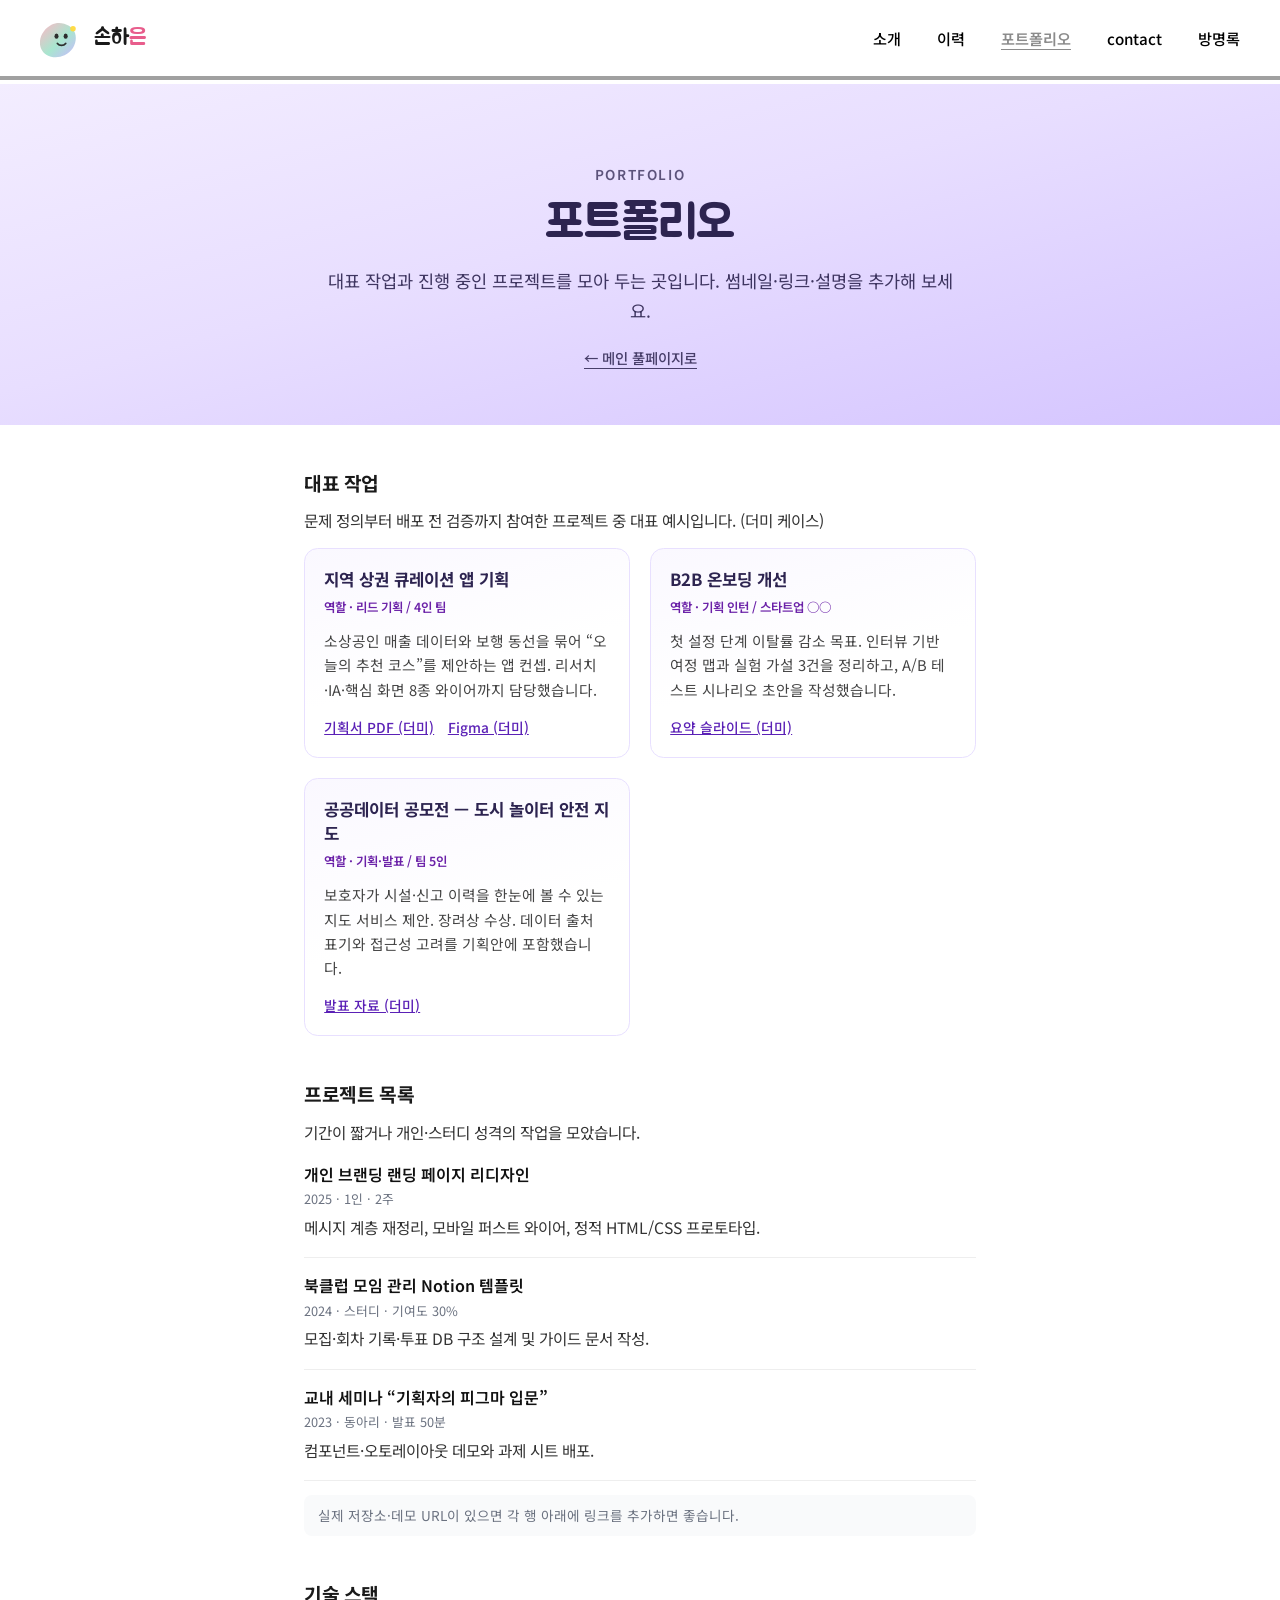
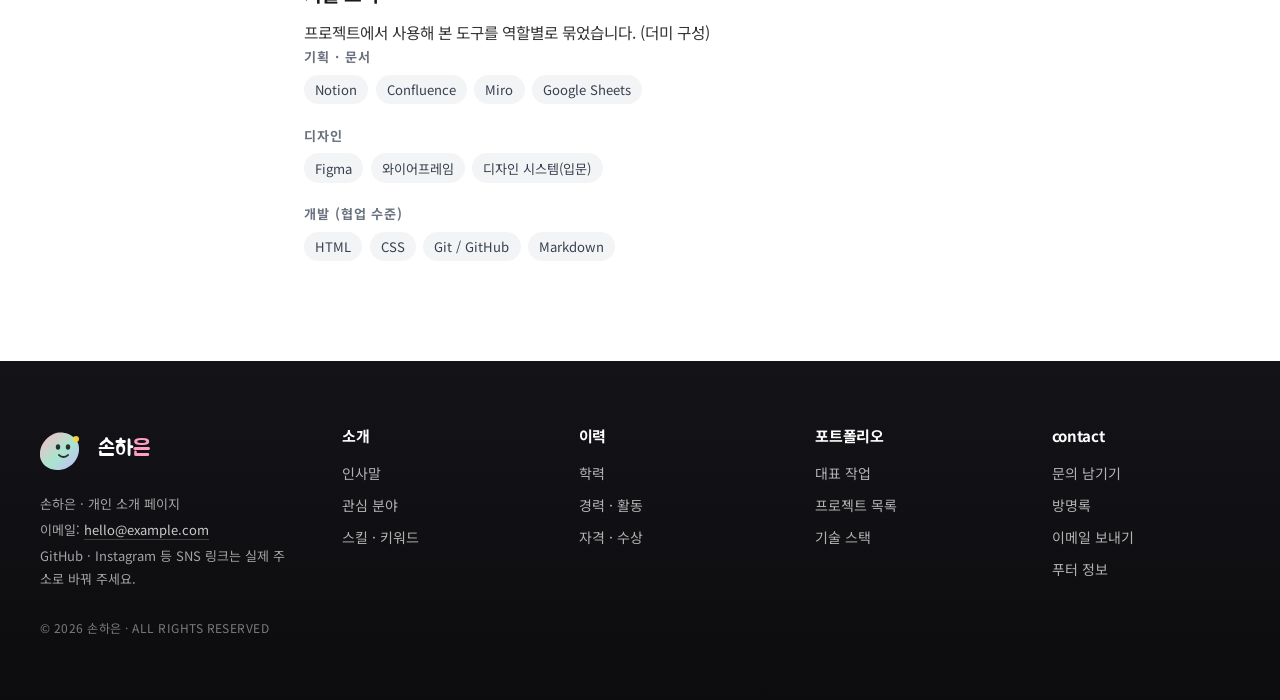
<file: portfolio.html>
<!DOCTYPE html>
<html lang="ko" class="subpage">
<head>
    <meta charset="UTF-8">
    <meta name="viewport" content="width=device-width, initial-scale=1.0">
    <title>포트폴리오 | 손하은</title>
    <link rel="preconnect" href="https://fonts.googleapis.com">
    <link rel="preconnect" href="https://fonts.gstatic.com" crossorigin>
    <link href="https://fonts.googleapis.com/css2?family=Jua&family=Noto+Sans+KR:wght@400;500;600;700&display=swap" rel="stylesheet">
    <link rel="stylesheet" href="styles.css">
</head>
<body>
    <header class="site-header">
        <div class="site-header__inner">
            <a href="index.html#intro" class="logo" aria-label="손하은 소개 페이지 홈">
                <svg class="logo__mark" viewBox="0 0 48 48" xmlns="http://www.w3.org/2000/svg" aria-hidden="true">
                    <defs>
                        <linearGradient id="blobGrad" x1="0%" y1="0%" x2="100%" y2="100%">
                            <stop offset="0%" style="stop-color: var(--logo-pink)" />
                            <stop offset="55%" style="stop-color: var(--logo-mint)" />
                            <stop offset="100%" style="stop-color: var(--logo-lavender)" />
                        </linearGradient>
                    </defs>
                    <path fill="url(#blobGrad)" d="M38.2 18.5c2.8 8.5-1.2 19.8-11.4 24.4-10.3 4.7-22.1 1.4-25.8-7.8-3.6-9.1 1.8-20.5 11.5-25.6 9.7-5.1 22.9.5 25.7 9z" />
                    <ellipse cx="18" cy="22" rx="2.2" ry="2.8" fill="#2d2d2d" />
                    <ellipse cx="28" cy="22" rx="2.2" ry="2.8" fill="#2d2d2d" />
                    <path d="M19 30c2.2 2.8 6.8 2.8 9 0" fill="none" stroke="#2d2d2d" stroke-width="2" stroke-linecap="round" />
                    <circle cx="36" cy="14" r="3" fill="#ffd93d" opacity="0.95" />
                </svg>
                <span class="logo__text">손하<span>은</span></span>
            </a>
            <nav aria-label="주요 메뉴">
                <ul class="nav">
                    <li><a href="intro.html">소개</a></li>
                    <li><a href="history.html">이력</a></li>
                    <li><a href="portfolio.html" aria-current="page">포트폴리오</a></li>
                    <li><a href="contact.html">contact</a></li>
                    <li><a href="guestbook.html">방명록</a></li>
                </ul>
            </nav>
        </div>
    </header>

    <main class="subpage-main">
        <header class="subpage-hero subpage-hero--portfolio">
            <p class="subpage-hero__eyebrow">Portfolio</p>
            <h1 class="subpage-hero__title">포트폴리오</h1>
            <p class="subpage-hero__lead">대표 작업과 진행 중인 프로젝트를 모아 두는 곳입니다. 썸네일·링크·설명을 추가해 보세요.</p>
            <a href="index.html#portfolio" class="subpage-back">← 메인 풀페이지로</a>
        </header>

        <div class="subpage-sections">
            <article id="featured" class="subpage-block">
                <h2>대표 작업</h2>
                <p>문제 정의부터 배포 전 검증까지 참여한 프로젝트 중 대표 예시입니다. (더미 케이스)</p>
                <div class="portfolio-dummy-grid portfolio-dummy-grid--featured">
                    <div class="portfolio-dummy-card">
                        <h3>지역 상권 큐레이션 앱 기획</h3>
                        <p class="role">역할 · 리드 기획 / 4인 팀</p>
                        <p>소상공인 매출 데이터와 보행 동선을 묶어 “오늘의 추천 코스”를 제안하는 앱 컨셉. 리서치·IA·핵심 화면 8종 와이어까지 담당했습니다.</p>
                        <p class="dummy-links"><a href="#">기획서 PDF (더미)</a><a href="#">Figma (더미)</a></p>
                    </div>
                    <div class="portfolio-dummy-card">
                        <h3>B2B 온보딩 개선</h3>
                        <p class="role">역할 · 기획 인턴 / 스타트업 ○○</p>
                        <p>첫 설정 단계 이탈률 감소 목표. 인터뷰 기반 여정 맵과 실험 가설 3건을 정리하고, A/B 테스트 시나리오 초안을 작성했습니다.</p>
                        <p class="dummy-links"><a href="#">요약 슬라이드 (더미)</a></p>
                    </div>
                    <div class="portfolio-dummy-card">
                        <h3>공공데이터 공모전 — 도시 놀이터 안전 지도</h3>
                        <p class="role">역할 · 기획·발표 / 팀 5인</p>
                        <p>보호자가 시설·신고 이력을 한눈에 볼 수 있는 지도 서비스 제안. 장려상 수상. 데이터 출처 표기와 접근성 고려를 기획안에 포함했습니다.</p>
                        <p class="dummy-links"><a href="#">발표 자료 (더미)</a></p>
                    </div>
                </div>
            </article>
            <article id="projects" class="subpage-block">
                <h2>프로젝트 목록</h2>
                <p>기간이 짧거나 개인·스터디 성격의 작업을 모았습니다.</p>
                <div class="project-row">
                    <div class="project-row__name">개인 브랜딩 랜딩 페이지 리디자인</div>
                    <div class="project-row__meta">2025 · 1인 · 2주</div>
                    <p class="project-row__desc">메시지 계층 재정리, 모바일 퍼스트 와이어, 정적 HTML/CSS 프로토타입.</p>
                </div>
                <div class="project-row">
                    <div class="project-row__name">북클럽 모임 관리 Notion 템플릿</div>
                    <div class="project-row__meta">2024 · 스터디 · 기여도 30%</div>
                    <p class="project-row__desc">모집·회차 기록·투표 DB 구조 설계 및 가이드 문서 작성.</p>
                </div>
                <div class="project-row">
                    <div class="project-row__name">교내 세미나 “기획자의 피그마 입문”</div>
                    <div class="project-row__meta">2023 · 동아리 · 발표 50분</div>
                    <p class="project-row__desc">컴포넌트·오토레이아웃 데모와 과제 시트 배포.</p>
                </div>
                <p class="dummy-note">실제 저장소·데모 URL이 있으면 각 행 아래에 링크를 추가하면 좋습니다.</p>
            </article>
            <article id="stack" class="subpage-block">
                <h2>기술 스택</h2>
                <p>프로젝트에서 사용해 본 도구를 역할별로 묶었습니다. (더미 구성)</p>
                <div class="stack-group">
                    <h3>기획 · 문서</h3>
                    <div class="tag-row">
                        <span class="tag">Notion</span>
                        <span class="tag">Confluence</span>
                        <span class="tag">Miro</span>
                        <span class="tag">Google Sheets</span>
                    </div>
                </div>
                <div class="stack-group">
                    <h3>디자인</h3>
                    <div class="tag-row">
                        <span class="tag">Figma</span>
                        <span class="tag">와이어프레임</span>
                        <span class="tag">디자인 시스템(입문)</span>
                    </div>
                </div>
                <div class="stack-group">
                    <h3>개발 (협업 수준)</h3>
                    <div class="tag-row">
                        <span class="tag">HTML</span>
                        <span class="tag">CSS</span>
                        <span class="tag">Git / GitHub</span>
                        <span class="tag">Markdown</span>
                    </div>
                </div>
            </article>
        </div>
    </main>

    <footer class="page-footer">
        <div class="footer-grid">
            <div class="footer-brand">
                <a href="index.html#intro" class="footer-brand__logo" aria-label="손하은 소개 페이지 맨 위로">
                    <svg class="logo__mark" viewBox="0 0 48 48" xmlns="http://www.w3.org/2000/svg" aria-hidden="true">
                        <defs>
                            <linearGradient id="blobGradFooter" x1="0%" y1="0%" x2="100%" y2="100%">
                                <stop offset="0%" style="stop-color: var(--logo-pink)" />
                                <stop offset="55%" style="stop-color: var(--logo-mint)" />
                                <stop offset="100%" style="stop-color: var(--logo-lavender)" />
                            </linearGradient>
                        </defs>
                        <path fill="url(#blobGradFooter)" d="M38.2 18.5c2.8 8.5-1.2 19.8-11.4 24.4-10.3 4.7-22.1 1.4-25.8-7.8-3.6-9.1 1.8-20.5 11.5-25.6 9.7-5.1 22.9.5 25.7 9z" />
                        <ellipse cx="18" cy="22" rx="2.2" ry="2.8" fill="#2d2d2d" />
                        <ellipse cx="28" cy="22" rx="2.2" ry="2.8" fill="#2d2d2d" />
                        <path d="M19 30c2.2 2.8 6.8 2.8 9 0" fill="none" stroke="#2d2d2d" stroke-width="2" stroke-linecap="round" />
                        <circle cx="36" cy="14" r="3" fill="#ffd93d" opacity="0.95" />
                    </svg>
                    <span class="logo__text">손하<span>은</span></span>
                </a>
                <ul class="footer-brand__details">
                    <li>손하은 · 개인 소개 페이지</li>
                    <li>이메일: <a href="mailto:hello@example.com">hello@example.com</a></li>
                    <li>GitHub · Instagram 등 SNS 링크는 실제 주소로 바꿔 주세요.</li>
                </ul>
                <p class="footer-copy">© 2026 손하은 · ALL RIGHTS RESERVED</p>
            </div>
            <nav class="footer-col" aria-label="소개 하위 메뉴">
                <h3 class="footer-col__title">소개</h3>
                <ul class="footer-col__list">
                    <li><a href="intro.html#greeting">인사말</a></li>
                    <li><a href="intro.html#interests">관심 분야</a></li>
                    <li><a href="intro.html#skills">스킬 · 키워드</a></li>
                </ul>
            </nav>
            <nav class="footer-col" aria-label="이력 하위 메뉴">
                <h3 class="footer-col__title">이력</h3>
                <ul class="footer-col__list">
                    <li><a href="history.html#education">학력</a></li>
                    <li><a href="history.html#experience">경력 · 활동</a></li>
                    <li><a href="history.html#awards">자격 · 수상</a></li>
                </ul>
            </nav>
            <nav class="footer-col" aria-label="포트폴리오 하위 메뉴">
                <h3 class="footer-col__title">포트폴리오</h3>
                <ul class="footer-col__list">
                    <li><a href="portfolio.html#featured">대표 작업</a></li>
                    <li><a href="portfolio.html#projects">프로젝트 목록</a></li>
                    <li><a href="portfolio.html#stack">기술 스택</a></li>
                </ul>
            </nav>
            <nav class="footer-col" aria-label="연락 하위 메뉴">
                <h3 class="footer-col__title">contact</h3>
                    <ul class="footer-col__list">
                        <li><a href="contact.html#inquiry">문의 남기기</a></li>
                        <li><a href="guestbook.html">방명록</a></li>
                        <li><a href="mailto:hello@example.com">이메일 보내기</a></li>
                        <li><a href="index.html#site-footer">푸터 정보</a></li>
                    </ul>
            </nav>
        </div>
    </footer>
</body>
</html>
</file>
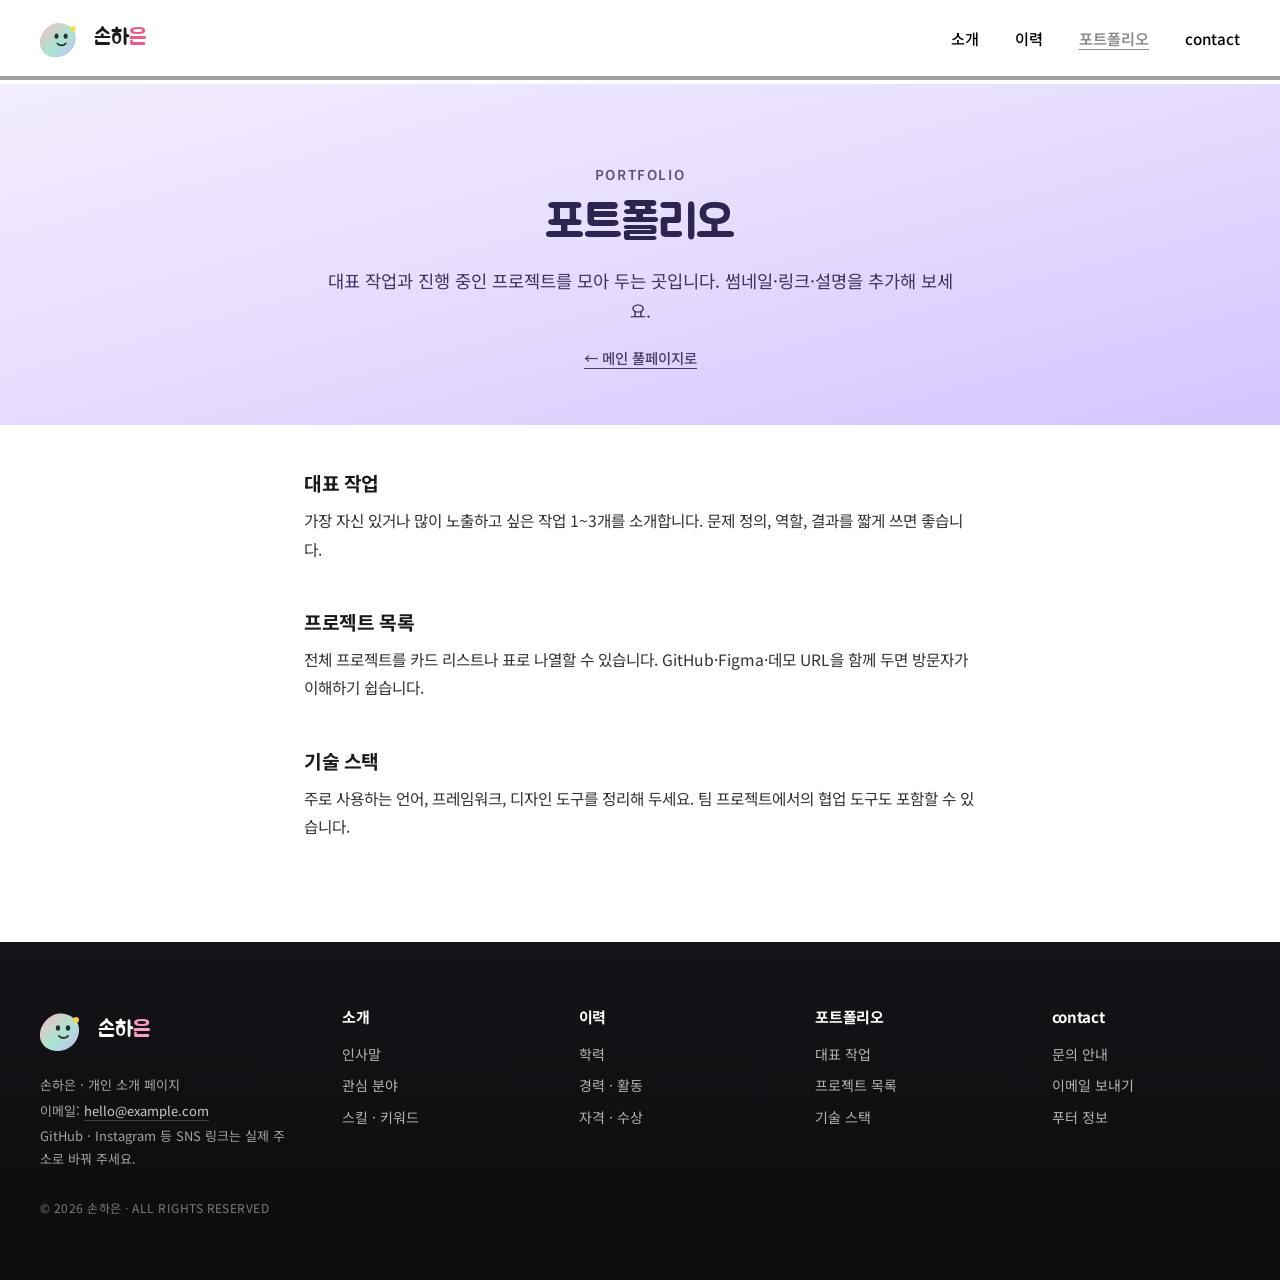
<file: portfolio.html.html>
<!DOCTYPE html>
<html lang="ko" class="subpage">
<head>
    <meta charset="UTF-8">
    <meta name="viewport" content="width=device-width, initial-scale=1.0">
    <title>포트폴리오 | 손하은</title>
    <link rel="preconnect" href="https://fonts.googleapis.com">
    <link rel="preconnect" href="https://fonts.gstatic.com" crossorigin>
    <link href="https://fonts.googleapis.com/css2?family=Jua&family=Noto+Sans+KR:wght@400;500;600;700&display=swap" rel="stylesheet">
    <link rel="stylesheet" href="styles.css">
</head>
<body>
    <header class="site-header">
        <div class="site-header__inner">
            <a href="index.html#intro" class="logo" aria-label="손하은 소개 페이지 홈">
                <svg class="logo__mark" viewBox="0 0 48 48" xmlns="http://www.w3.org/2000/svg" aria-hidden="true">
                    <defs>
                        <linearGradient id="blobGrad" x1="0%" y1="0%" x2="100%" y2="100%">
                            <stop offset="0%" style="stop-color: var(--logo-pink)" />
                            <stop offset="55%" style="stop-color: var(--logo-mint)" />
                            <stop offset="100%" style="stop-color: var(--logo-lavender)" />
                        </linearGradient>
                    </defs>
                    <path fill="url(#blobGrad)" d="M38.2 18.5c2.8 8.5-1.2 19.8-11.4 24.4-10.3 4.7-22.1 1.4-25.8-7.8-3.6-9.1 1.8-20.5 11.5-25.6 9.7-5.1 22.9.5 25.7 9z" />
                    <ellipse cx="18" cy="22" rx="2.2" ry="2.8" fill="#2d2d2d" />
                    <ellipse cx="28" cy="22" rx="2.2" ry="2.8" fill="#2d2d2d" />
                    <path d="M19 30c2.2 2.8 6.8 2.8 9 0" fill="none" stroke="#2d2d2d" stroke-width="2" stroke-linecap="round" />
                    <circle cx="36" cy="14" r="3" fill="#ffd93d" opacity="0.95" />
                </svg>
                <span class="logo__text">손하<span>은</span></span>
            </a>
            <nav aria-label="주요 메뉴">
                <ul class="nav">
                    <li><a href="intro.html">소개</a></li>
                    <li><a href="history.html">이력</a></li>
                    <li><a href="portfolio.html" aria-current="page">포트폴리오</a></li>
                    <li><a href="contact.html">contact</a></li>
                </ul>
            </nav>
        </div>
    </header>

    <main class="subpage-main">
        <header class="subpage-hero subpage-hero--portfolio">
            <p class="subpage-hero__eyebrow">Portfolio</p>
            <h1 class="subpage-hero__title">포트폴리오</h1>
            <p class="subpage-hero__lead">대표 작업과 진행 중인 프로젝트를 모아 두는 곳입니다. 썸네일·링크·설명을 추가해 보세요.</p>
            <a href="index.html#portfolio" class="subpage-back">← 메인 풀페이지로</a>
        </header>

        <div class="subpage-sections">
            <article id="featured" class="subpage-block">
                <h2>대표 작업</h2>
                <p>가장 자신 있거나 많이 노출하고 싶은 작업 1~3개를 소개합니다. 문제 정의, 역할, 결과를 짧게 쓰면 좋습니다.</p>
            </article>
            <article id="projects" class="subpage-block">
                <h2>프로젝트 목록</h2>
                <p>전체 프로젝트를 카드 리스트나 표로 나열할 수 있습니다. GitHub·Figma·데모 URL을 함께 두면 방문자가 이해하기 쉽습니다.</p>
            </article>
            <article id="stack" class="subpage-block">
                <h2>기술 스택</h2>
                <p>주로 사용하는 언어, 프레임워크, 디자인 도구를 정리해 두세요. 팀 프로젝트에서의 협업 도구도 포함할 수 있습니다.</p>
            </article>
        </div>
    </main>

    <footer class="page-footer">
        <div class="footer-grid">
            <div class="footer-brand">
                <a href="index.html#intro" class="footer-brand__logo" aria-label="손하은 소개 페이지 맨 위로">
                    <svg class="logo__mark" viewBox="0 0 48 48" xmlns="http://www.w3.org/2000/svg" aria-hidden="true">
                        <defs>
                            <linearGradient id="blobGradFooter" x1="0%" y1="0%" x2="100%" y2="100%">
                                <stop offset="0%" style="stop-color: var(--logo-pink)" />
                                <stop offset="55%" style="stop-color: var(--logo-mint)" />
                                <stop offset="100%" style="stop-color: var(--logo-lavender)" />
                            </linearGradient>
                        </defs>
                        <path fill="url(#blobGradFooter)" d="M38.2 18.5c2.8 8.5-1.2 19.8-11.4 24.4-10.3 4.7-22.1 1.4-25.8-7.8-3.6-9.1 1.8-20.5 11.5-25.6 9.7-5.1 22.9.5 25.7 9z" />
                        <ellipse cx="18" cy="22" rx="2.2" ry="2.8" fill="#2d2d2d" />
                        <ellipse cx="28" cy="22" rx="2.2" ry="2.8" fill="#2d2d2d" />
                        <path d="M19 30c2.2 2.8 6.8 2.8 9 0" fill="none" stroke="#2d2d2d" stroke-width="2" stroke-linecap="round" />
                        <circle cx="36" cy="14" r="3" fill="#ffd93d" opacity="0.95" />
                    </svg>
                    <span class="logo__text">손하<span>은</span></span>
                </a>
                <ul class="footer-brand__details">
                    <li>손하은 · 개인 소개 페이지</li>
                    <li>이메일: <a href="mailto:hello@example.com">hello@example.com</a></li>
                    <li>GitHub · Instagram 등 SNS 링크는 실제 주소로 바꿔 주세요.</li>
                </ul>
                <p class="footer-copy">© 2026 손하은 · ALL RIGHTS RESERVED</p>
            </div>
            <nav class="footer-col" aria-label="소개 하위 메뉴">
                <h3 class="footer-col__title">소개</h3>
                <ul class="footer-col__list">
                    <li><a href="intro.html#greeting">인사말</a></li>
                    <li><a href="intro.html#interests">관심 분야</a></li>
                    <li><a href="intro.html#skills">스킬 · 키워드</a></li>
                </ul>
            </nav>
            <nav class="footer-col" aria-label="이력 하위 메뉴">
                <h3 class="footer-col__title">이력</h3>
                <ul class="footer-col__list">
                    <li><a href="history.html#education">학력</a></li>
                    <li><a href="history.html#experience">경력 · 활동</a></li>
                    <li><a href="history.html#awards">자격 · 수상</a></li>
                </ul>
            </nav>
            <nav class="footer-col" aria-label="포트폴리오 하위 메뉴">
                <h3 class="footer-col__title">포트폴리오</h3>
                <ul class="footer-col__list">
                    <li><a href="portfolio.html#featured">대표 작업</a></li>
                    <li><a href="portfolio.html#projects">프로젝트 목록</a></li>
                    <li><a href="portfolio.html#stack">기술 스택</a></li>
                </ul>
            </nav>
            <nav class="footer-col" aria-label="연락 하위 메뉴">
                <h3 class="footer-col__title">contact</h3>
                <ul class="footer-col__list">
                    <li><a href="contact.html#info">문의 안내</a></li>
                    <li><a href="mailto:hello@example.com">이메일 보내기</a></li>
                    <li><a href="index.html#site-footer">푸터 정보</a></li>
                </ul>
            </nav>
        </div>
    </footer>
</body>
</html>
</file>
<file: styles.css>
﻿:root {
            --header-border: #a0a0a0;
            --header-pad-y: 1rem;
            --logo-pink: #ffb7c5;
            --logo-mint: #a8e6cf;
            --logo-lavender: #c9b8ff;
            --snap-stop: always;
        }

        * {
            box-sizing: border-box;
        }

        html {
            scroll-behavior: smooth;
            scroll-snap-type: y mandatory;
        }

        @media (prefers-reduced-motion: reduce) {
            html {
                scroll-behavior: auto;
                scroll-snap-type: none;
            }

            .full-section,
            .anim-text,
            .anim-text__word {
                animation: none !important;
                transition: none !important;
                opacity: 1 !important;
                transform: none !important;
                filter: none !important;
            }

            .section-visual img {
                transform: none !important;
                transition: none !important;
            }
        }

        body {
            margin: 0;
            font-family: "Noto Sans KR", -apple-system, BlinkMacSystemFont, system-ui, sans-serif;
            color: #1a1a1a;
            background: #fff;
        }

        .site-header {
            position: fixed;
            top: 0;
            left: 0;
            right: 0;
            z-index: 100;
            margin: 0 auto;
            padding: var(--header-pad-y) 1.5rem 0;
            border-bottom: 4px solid var(--header-border);
            background: #fff;
        }

        .site-header__inner {
            max-width: 1200px;
            margin: 0 auto;
            display: flex;
            align-items: center;
            justify-content: space-between;
            gap: 1.5rem;
            padding-bottom: 1rem;
        }

        .logo {
            display: inline-flex;
            align-items: center;
            gap: 0.65rem;
            text-decoration: none;
            color: inherit;
        }

        .logo__mark {
            flex-shrink: 0;
            width: 44px;
            height: 44px;
        }

        .logo__text {
            font-family: "Jua", "Noto Sans KR", sans-serif;
            font-size: 1.35rem;
            letter-spacing: -0.02em;
            line-height: 1;
        }

        .logo__text span {
            color: #e85d8c;
        }

        .nav {
            display: flex;
            flex-wrap: wrap;
            align-items: center;
            justify-content: flex-end;
            gap: clamp(0.75rem, 3vw, 2.25rem);
            list-style: none;
            margin: 0;
            padding: 0;
        }

        .nav a {
            color: #000;
            text-decoration: none;
            font-weight: 500;
            font-size: 0.95rem;
            transition: opacity 0.15s ease;
        }

        .nav a:hover,
        .nav a:focus-visible {
            opacity: 0.55;
        }

        .nav a:focus-visible {
            outline: 2px solid #000;
            outline-offset: 3px;
        }

        .full-section {
            min-height: 100vh;
            min-height: 100dvh;
            scroll-snap-align: start;
            scroll-snap-stop: var(--snap-stop);
            scroll-margin-top: 0;
            display: flex;
            align-items: center;
            justify-content: center;
            padding: 6.5rem 1.5rem 3rem;
            position: relative;
            overflow: hidden;
        }

        .full-section__inner {
            max-width: 720px;
            width: 100%;
            text-align: center;
        }

        .full-section--intro {
            background: linear-gradient(165deg, #fff0f5 0%, #ffe4ec 45%, #ffd6e4 100%);
            color: #3d1f2e;
        }

        .full-section--history {
            background: linear-gradient(165deg, #e8faf3 0%, #d4f5e8 50%, #b8ebd4 100%);
            color: #1e3d32;
        }

        .full-section--portfolio {
            background: linear-gradient(165deg, #f3edff 0%, #e8deff 45%, #d4c4ff 100%);
            color: #2d2450;
        }

        .full-section--contact {
            background: linear-gradient(165deg, #fff8ed 0%, #ffecd4 50%, #ffd9a8 100%);
            color: #4a3318;
        }

        .full-section--footer {
            background: linear-gradient(180deg, #141418 0%, #0c0c0f 100%);
            color: rgba(255, 255, 255, 0.92);
            align-items: flex-start;
            padding-top: 6.5rem;
            padding-bottom: 2.5rem;
        }

        @media (min-width: 960px) {
            .full-section--footer {
                align-items: center;
            }
        }

        .full-section__inner--wide {
            max-width: 1200px;
            width: 100%;
            margin: 0 auto;
            text-align: left;
        }

        .footer-grid {
            display: grid;
            grid-template-columns: minmax(0, 1.35fr) repeat(4, minmax(0, 1fr));
            gap: clamp(1.75rem, 4vw, 3rem);
            align-items: start;
        }

        .footer-brand__logo {
            display: inline-flex;
            align-items: center;
            gap: 0.65rem;
            text-decoration: none;
            color: #fff;
            margin-bottom: 1.25rem;
        }

        .footer-brand__logo .logo__text span {
            color: #ff9ec4;
        }

        .footer-brand__logo .logo__mark {
            width: 48px;
            height: 48px;
        }

        .footer-brand__details {
            margin: 0;
            padding: 0;
            list-style: none;
            font-size: 0.8125rem;
            line-height: 1.75;
            color: rgba(255, 255, 255, 0.62);
        }

        .footer-brand__details li + li {
            margin-top: 0.2rem;
        }

        .footer-brand__details a {
            color: rgba(255, 255, 255, 0.78);
            text-decoration: none;
            border-bottom: 1px solid rgba(255, 255, 255, 0.2);
            transition: color 0.15s ease, border-color 0.15s ease;
        }

        .footer-brand__details a:hover,
        .footer-brand__details a:focus-visible {
            color: #fff;
            border-color: rgba(255, 255, 255, 0.45);
        }

        .footer-copy {
            margin: 1.75rem 0 0;
            font-size: 0.75rem;
            letter-spacing: 0.04em;
            color: rgba(255, 255, 255, 0.45);
        }

        .footer-col__title {
            margin: 0 0 1rem;
            font-size: 0.9375rem;
            font-weight: 700;
            color: #fff;
            letter-spacing: -0.02em;
        }

        .footer-col__list {
            margin: 0;
            padding: 0;
            list-style: none;
            font-size: 0.875rem;
            line-height: 1.65;
        }

        .footer-col__list li + li {
            margin-top: 0.55rem;
        }

        .footer-col__list a {
            color: rgba(255, 255, 255, 0.68);
            text-decoration: none;
            transition: color 0.15s ease, transform 0.15s ease;
        }

        .footer-col__list a:hover,
        .footer-col__list a:focus-visible {
            color: #fff;
        }

        .footer-col__list a:focus-visible {
            outline: 2px solid rgba(255, 255, 255, 0.5);
            outline-offset: 3px;
        }

        @media (max-width: 959px) {
            .footer-grid {
                grid-template-columns: repeat(2, minmax(0, 1fr));
            }

            .footer-brand {
                grid-column: 1 / -1;
            }
        }

        @media (max-width: 520px) {
            .footer-grid {
                grid-template-columns: 1fr;
            }
        }

        .section-eyebrow {
            font-size: 0.85rem;
            font-weight: 600;
            letter-spacing: 0.12em;
            text-transform: uppercase;
            opacity: 0.75;
            margin: 0 0 0.75rem;
        }

        .section-title {
            font-family: "Jua", "Noto Sans KR", sans-serif;
            font-size: clamp(2rem, 6vw, 3.25rem);
            font-weight: 400;
            line-height: 1.2;
            margin: 0 0 1.25rem;
            perspective: 520px;
        }

        .section-lead {
            font-size: clamp(1rem, 2.4vw, 1.15rem);
            line-height: 1.75;
            margin: 0;
            max-width: 34em;
            margin-inline: auto;
            opacity: 0.92;
        }

        .section-visual {
            margin: 0 auto 1.5rem;
            max-width: min(100%, 440px);
            border-radius: 1.35rem;
            overflow: hidden;
            aspect-ratio: 4 / 3;
            box-shadow:
                0 20px 44px rgba(45, 36, 62, 0.12),
                0 0 0 1px rgba(255, 255, 255, 0.35) inset;
        }

        .full-section--intro .section-visual {
            box-shadow: 0 22px 48px rgba(122, 47, 79, 0.2);
        }

        .full-section--history .section-visual {
            box-shadow: 0 22px 48px rgba(30, 61, 50, 0.16);
        }

        .full-section--portfolio .section-visual {
            box-shadow: 0 22px 48px rgba(45, 36, 80, 0.18);
        }

        .full-section--contact .section-visual {
            box-shadow: 0 22px 48px rgba(74, 51, 24, 0.16);
        }

        .section-visual img {
            width: 100%;
            height: 100%;
            object-fit: cover;
            display: block;
        }

        @media (prefers-reduced-motion: no-preference) {
            .section-visual img {
                transform: scale(1.05);
                transition: transform 0.85s cubic-bezier(0.22, 1, 0.36, 1);
            }

            .full-section.is-visible .section-visual img {
                transform: scale(1);
            }
        }

        .footer-mood {
            margin: 0 0 1.25rem;
            border-radius: 0.875rem;
            overflow: hidden;
            aspect-ratio: 16 / 9;
            max-height: 148px;
            box-shadow: 0 14px 36px rgba(0, 0, 0, 0.4);
        }

        .footer-mood img {
            width: 100%;
            height: 100%;
            object-fit: cover;
            display: block;
        }

        /* ?띿뒪???좊땲硫붿씠?? 吏꾩엯 ??*/
        .anim-text {
            opacity: 0;
            transform: translateY(1.5rem);
            filter: blur(6px);
            transition:
                opacity 0.75s cubic-bezier(0.22, 1, 0.36, 1),
                transform 0.75s cubic-bezier(0.22, 1, 0.36, 1),
                filter 0.65s ease;
        }

        .full-section.is-visible .anim-text {
            opacity: 1;
            transform: translateY(0);
            filter: blur(0);
        }

        .anim-text--delay-1 { transition-delay: 0.12s; }
        .anim-text--delay-2 { transition-delay: 0.24s; }
        .anim-text--delay-3 { transition-delay: 0.36s; }

        .anim-text__word {
            display: inline-block;
            opacity: 0;
            transform: translateY(0.85em) rotateX(-22deg);
            transition:
                opacity 0.55s cubic-bezier(0.34, 1.2, 0.64, 1),
                transform 0.65s cubic-bezier(0.34, 1.2, 0.64, 1);
        }

        .full-section.is-visible .anim-text__word {
            opacity: 1;
            transform: translateY(0) rotateX(0deg);
        }

        .full-section.is-visible .anim-text__word:nth-child(1) { transition-delay: 0.05s; }
        .full-section.is-visible .anim-text__word:nth-child(2) { transition-delay: 0.12s; }
        .full-section.is-visible .anim-text__word:nth-child(3) { transition-delay: 0.19s; }
        .full-section.is-visible .anim-text__word:nth-child(4) { transition-delay: 0.26s; }
        .full-section.is-visible .anim-text__word:nth-child(5) { transition-delay: 0.33s; }
        .full-section.is-visible .anim-text__word:nth-child(6) { transition-delay: 0.4s; }

        @media (max-width: 520px) {
            .site-header__inner {
                flex-direction: column;
                align-items: flex-start;
            }

            .nav {
                width: 100%;
                justify-content: flex-start;
            }
        }

/* ---- Portfolio swipe (기획 결과물) ---- */
.full-section__inner--portfolio {
    max-width: min(100%, 920px);
}

.portfolio-swipe-wrap {
    margin-top: 1.5rem;
    width: 100%;
    text-align: center;
}

.portfolio-swipe-hint {
    margin: 0 0 0.65rem;
    font-size: 0.8rem;
    font-weight: 500;
    opacity: 0.72;
}

.portfolio-swipe {
    display: flex;
    gap: 1rem;
    overflow-x: auto;
    scroll-snap-type: x mandatory;
    scroll-padding-inline: 1.25rem;
    padding: 0.35rem 1.25rem 1rem;
    margin: 0 -0.5rem;
    -webkit-overflow-scrolling: touch;
    overscroll-behavior-x: contain;
    touch-action: pan-x pinch-zoom;
    scrollbar-color: rgba(45, 36, 80, 0.35) transparent;
    outline: none;
}

.portfolio-swipe:focus-visible {
    box-shadow: 0 0 0 2px #2d2450;
    border-radius: 0.75rem;
}

.portfolio-swipe::-webkit-scrollbar {
    height: 7px;
}

.portfolio-swipe::-webkit-scrollbar-thumb {
    background: rgba(45, 36, 80, 0.35);
    border-radius: 999px;
}

.portfolio-swipe__slide {
    scroll-snap-align: center;
    flex: 0 0 min(86vw, 300px);
    max-width: 300px;
}

.portfolio-card {
    height: 100%;
    text-align: left;
    background: rgba(255, 255, 255, 0.58);
    border-radius: 1.15rem;
    overflow: hidden;
    box-shadow:
        0 16px 36px rgba(45, 36, 80, 0.14),
        0 0 0 1px rgba(255, 255, 255, 0.5) inset;
}

.portfolio-card__media {
    margin: 0;
    aspect-ratio: 16 / 10;
    overflow: hidden;
}

.portfolio-card__media img {
    width: 100%;
    height: 100%;
    object-fit: cover;
    display: block;
}

.portfolio-card__body {
    padding: 1rem 1.1rem 1.15rem;
}

.portfolio-card__tag {
    display: inline-block;
    font-size: 0.72rem;
    font-weight: 700;
    letter-spacing: 0.06em;
    text-transform: uppercase;
    color: #5c4a9e;
    margin-bottom: 0.35rem;
}

.portfolio-card__title {
    margin: 0 0 0.45rem;
    font-size: 1.05rem;
    font-weight: 700;
    line-height: 1.35;
    color: #2d2450;
}

.portfolio-card__desc {
    margin: 0;
    font-size: 0.875rem;
    line-height: 1.65;
    color: #3d3558;
    opacity: 0.92;
}

.portfolio-swipe__dots {
    display: flex;
    justify-content: center;
    gap: 0.45rem;
    margin-top: 0.35rem;
    padding-bottom: 0.15rem;
}

.portfolio-swipe__dot {
    width: 8px;
    height: 8px;
    padding: 0;
    border: none;
    border-radius: 50%;
    background: rgba(45, 36, 80, 0.28);
    cursor: pointer;
    transition: transform 0.15s ease, background 0.15s ease;
}

.portfolio-swipe__dot:hover,
.portfolio-swipe__dot:focus-visible {
    background: rgba(45, 36, 80, 0.5);
    transform: scale(1.15);
}

.portfolio-swipe__dot.is-active {
    background: #2d2450;
    transform: scale(1.2);
}

@media (prefers-reduced-motion: reduce) {
    .portfolio-swipe {
        scroll-behavior: auto;
    }

    .portfolio-swipe__dot {
        transition: none;
    }
}

/* ---- Subpages ---- */
html.subpage {
    scroll-snap-type: none;
}

.nav a[aria-current="page"] {
    opacity: 0.45;
    text-decoration: underline;
    text-underline-offset: 0.25em;
    font-weight: 600;
}

.subpage-main {
    padding-top: 5.25rem;
}

.subpage-hero {
    padding: clamp(3rem, 8vw, 5rem) 1.5rem clamp(2.25rem, 5vw, 3.5rem);
    text-align: center;
}

.subpage-hero--intro {
    background: linear-gradient(165deg, #fff0f5 0%, #ffe4ec 45%, #ffd6e4 100%);
    color: #3d1f2e;
}

.subpage-hero--history {
    background: linear-gradient(165deg, #e8faf3 0%, #d4f5e8 50%, #b8ebd4 100%);
    color: #1e3d32;
}

.subpage-hero--portfolio {
    background: linear-gradient(165deg, #f3edff 0%, #e8deff 45%, #d4c4ff 100%);
    color: #2d2450;
}

.subpage-hero--contact {
    background: linear-gradient(165deg, #fff8ed 0%, #ffecd4 50%, #ffd9a8 100%);
    color: #4a3318;
}

.subpage-hero__eyebrow {
    font-size: 0.85rem;
    font-weight: 600;
    letter-spacing: 0.12em;
    text-transform: uppercase;
    opacity: 0.75;
    margin: 0 0 0.75rem;
}

.subpage-hero__title {
    font-family: "Jua", "Noto Sans KR", sans-serif;
    font-size: clamp(2rem, 6vw, 3rem);
    font-weight: 400;
    line-height: 1.2;
    margin: 0 0 0.75rem;
}

.subpage-hero__lead {
    font-size: clamp(1rem, 2.2vw, 1.1rem);
    line-height: 1.7;
    margin: 0 auto;
    max-width: 36em;
    opacity: 0.9;
}

.subpage-back {
    display: inline-block;
    margin-top: 1.35rem;
    font-size: 0.9rem;
    font-weight: 500;
    color: inherit;
    opacity: 0.85;
    text-decoration: none;
    border-bottom: 1px solid currentColor;
}

.subpage-back:hover,
.subpage-back:focus-visible {
    opacity: 1;
}

.subpage-sections {
    max-width: 720px;
    margin: 0 auto;
    padding: 2.75rem 1.5rem 3.5rem;
}

.subpage-block {
    margin-bottom: 2.75rem;
    scroll-margin-top: 5.5rem;
}

.subpage-block h2 {
    font-size: 1.2rem;
    font-weight: 700;
    margin: 0 0 0.65rem;
    letter-spacing: -0.02em;
}

.subpage-block p {
    margin: 0;
    line-height: 1.8;
    color: #333;
    font-size: 0.98rem;
}

.subpage-block p + p {
    margin-top: 0.75rem;
}

.subpage-block ul.subpage-list {
    margin: 0.5rem 0 0;
    padding-left: 1.25rem;
    line-height: 1.8;
    color: #333;
    font-size: 0.98rem;
}

.subpage-block ul.subpage-list li + li {
    margin-top: 0.35rem;
}

.subpage-block .dummy-note {
    margin-top: 0.85rem;
    padding: 0.65rem 0.9rem;
    background: #f9fafb;
    border-radius: 0.5rem;
    font-size: 0.85rem;
    line-height: 1.55;
    color: #6b7280;
}

.history-entry {
    margin-bottom: 1.5rem;
    padding-bottom: 1.5rem;
    border-bottom: 1px solid #eee;
}

.history-entry:last-child {
    border-bottom: none;
    margin-bottom: 0;
    padding-bottom: 0;
}

.history-entry__period {
    font-size: 0.78rem;
    font-weight: 600;
    color: #6b7280;
    letter-spacing: 0.02em;
    margin-bottom: 0.3rem;
}

.history-entry__title {
    font-size: 1.05rem;
    font-weight: 700;
    margin: 0 0 0.3rem;
    color: #111;
}

.history-entry__meta {
    font-size: 0.9rem;
    color: #555;
    margin: 0 0 0.5rem;
}

.history-entry ul {
    margin: 0;
    padding-left: 1.15rem;
    font-size: 0.92rem;
    color: #444;
    line-height: 1.65;
}

.history-entry ul li + li {
    margin-top: 0.25rem;
}

.award-list {
    margin: 0.5rem 0 0;
    padding: 0;
    list-style: none;
}

.award-list li {
    display: flex;
    flex-wrap: wrap;
    gap: 0.35rem 0.75rem;
    padding: 0.65rem 0;
    border-bottom: 1px solid #f0f0f0;
    font-size: 0.95rem;
    line-height: 1.5;
}

.award-list li:last-child {
    border-bottom: none;
}

.award-list__year {
    flex: 0 0 3.5rem;
    font-weight: 700;
    color: #1e3d32;
}

.award-list__body {
    flex: 1;
    min-width: 200px;
    color: #333;
}

.portfolio-dummy-grid {
    display: grid;
    gap: 1.25rem;
    margin-top: 0.75rem;
}

@media (min-width: 640px) {
    .portfolio-dummy-grid--featured {
        grid-template-columns: 1fr 1fr;
    }
}

.portfolio-dummy-card {
    border: 1px solid #e8e0ff;
    border-radius: 0.85rem;
    padding: 1.15rem 1.2rem;
    background: linear-gradient(165deg, #faf8ff 0%, #fff 55%);
}

.portfolio-dummy-card h3 {
    margin: 0 0 0.35rem;
    font-size: 1.05rem;
    font-weight: 700;
    color: #2d2450;
}

.portfolio-dummy-card .role {
    font-size: 0.78rem;
    color: #6b21a8;
    font-weight: 600;
    margin: 0 0 0.5rem;
}

.portfolio-dummy-card p {
    margin: 0;
    font-size: 0.92rem;
    line-height: 1.65;
    color: #444;
}

.portfolio-dummy-card .dummy-links {
    margin-top: 0.85rem;
    font-size: 0.86rem;
}

.portfolio-dummy-card .dummy-links a {
    color: #5b21b6;
    font-weight: 500;
    margin-right: 0.85rem;
}

.project-row {
    padding: 0.95rem 0;
    border-bottom: 1px solid #eee;
}

.project-row:last-child {
    border-bottom: none;
}

.project-row__name {
    font-weight: 600;
    color: #111;
    margin-bottom: 0.2rem;
}

.project-row__meta {
    font-size: 0.8rem;
    color: #6b7280;
    margin-bottom: 0.35rem;
}

.project-row__desc {
    margin: 0;
    font-size: 0.9rem;
    color: #555;
    line-height: 1.6;
}

.stack-group {
    margin-bottom: 1.35rem;
}

.stack-group:last-child {
    margin-bottom: 0;
}

.stack-group h3 {
    font-size: 0.82rem;
    font-weight: 700;
    color: #6b7280;
    text-transform: uppercase;
    letter-spacing: 0.07em;
    margin: 0 0 0.55rem;
}

.tag-row {
    display: flex;
    flex-wrap: wrap;
    gap: 0.45rem;
}

.tag {
    display: inline-block;
    padding: 0.32rem 0.7rem;
    font-size: 0.82rem;
    background: #f3f4f6;
    border-radius: 999px;
    color: #374151;
}

.page-footer {
    padding: clamp(2.5rem, 5vw, 4rem) 1.5rem;
    background: linear-gradient(180deg, #141418 0%, #0c0c0f 100%);
    color: rgba(255, 255, 255, 0.92);
}

.page-footer .footer-grid {
    max-width: 1200px;
    margin: 0 auto;
}

/* ---- Contact inquiry page ---- */
.subpage-main--contact {
    background: #fff;
    padding-top: 5.25rem;
    padding-bottom: 3rem;
}

.contact-page {
    max-width: 1100px;
    margin: 0 auto;
    padding: 1.25rem 1.5rem 2.5rem;
}

.contact-page__back {
    display: inline-block;
    margin-bottom: 1.75rem;
    font-size: 0.9rem;
    font-weight: 500;
    color: #333;
    text-decoration: none;
    border-bottom: 1px solid rgba(0, 0, 0, 0.25);
}

.contact-page__back:hover,
.contact-page__back:focus-visible {
    color: #000;
    border-bottom-color: #000;
}

.contact-layout {
    display: grid;
    grid-template-columns: minmax(0, 1fr) minmax(0, 1.15fr);
    gap: clamp(1.75rem, 4vw, 3.5rem);
    align-items: start;
}

@media (max-width: 880px) {
    .contact-layout {
        grid-template-columns: 1fr;
    }
}

.contact-aside {
    background: #f3f4f6;
    border-radius: 1rem;
    padding: clamp(1.5rem, 4vw, 2.25rem);
}

.contact-aside__title {
    margin: 0 0 1rem;
    font-size: clamp(1.5rem, 3.5vw, 1.85rem);
    font-weight: 700;
    letter-spacing: -0.03em;
    color: #111;
}

.contact-aside__text {
    margin: 0 0 1.5rem;
    font-size: 0.95rem;
    line-height: 1.75;
    color: #444;
}

.contact-details {
    margin: 0;
    padding: 0;
}

.contact-details__row {
    margin-bottom: 1.15rem;
}

.contact-details__row:last-of-type {
    margin-bottom: 0;
}

.contact-details__label {
    margin: 0 0 0.25rem;
    font-size: 0.8rem;
    font-weight: 600;
    color: #6b7280;
}

.contact-details__value {
    margin: 0;
    font-size: 0.92rem;
    line-height: 1.6;
    color: #111;
}

.contact-details__value a {
    color: #111;
    text-decoration: underline;
    text-underline-offset: 2px;
}

.contact-aside__link-wrap {
    margin: 1.5rem 0 0;
}

.contact-aside__link {
    font-size: 0.95rem;
    font-weight: 600;
    color: #2563eb;
    text-decoration: none;
}

.contact-aside__link:hover,
.contact-aside__link:focus-visible {
    text-decoration: underline;
}

.contact-form-column {
    padding-top: 0.25rem;
}

.contact-form__title {
    margin: 0 0 0.75rem;
    font-size: clamp(1.45rem, 3.2vw, 1.75rem);
    font-weight: 700;
    letter-spacing: -0.02em;
    color: #111;
}

.contact-form__lead {
    margin: 0 0 1.5rem;
    font-size: 0.9rem;
    line-height: 1.75;
    color: #4b5563;
}

.contact-form {
    display: flex;
    flex-direction: column;
    gap: 1.1rem;
}

.form-group {
    display: flex;
    flex-direction: column;
    gap: 0.4rem;
}

.form-label {
    font-size: 0.9rem;
    font-weight: 600;
    color: #111;
}

.form-required {
    color: #dc2626;
    font-weight: 700;
}

.form-input,
.form-textarea {
    width: 100%;
    padding: 0.65rem 0.85rem;
    font-family: inherit;
    font-size: 0.95rem;
    color: #111;
    background: #fff;
    border: 1px solid #d1d5db;
    border-radius: 0.5rem;
    transition: border-color 0.15s ease, box-shadow 0.15s ease;
}

.form-input::placeholder,
.form-textarea::placeholder {
    color: #9ca3af;
}

.form-input:hover,
.form-textarea:hover {
    border-color: #9ca3af;
}

.form-input:focus,
.form-textarea:focus {
    outline: none;
    border-color: #2563eb;
    box-shadow: 0 0 0 3px rgba(37, 99, 235, 0.15);
}

.form-textarea {
    resize: vertical;
    min-height: 140px;
}

.form-note {
    margin: 0;
    min-height: 1.25em;
    font-size: 0.85rem;
    color: #4b5563;
}

.form-submit {
    align-self: flex-start;
    margin-top: 0.25rem;
    padding: 0.75rem 1.75rem;
    font-family: inherit;
    font-size: 0.95rem;
    font-weight: 600;
    color: #fff;
    background: #111;
    border: none;
    border-radius: 0.5rem;
    cursor: pointer;
    transition: background 0.15s ease, transform 0.1s ease;
}

.form-submit:hover {
    background: #374151;
}

.form-submit:focus-visible {
    outline: none;
    box-shadow: 0 0 0 3px rgba(17, 24, 39, 0.25);
}

.form-submit:active {
    transform: scale(0.98);
}

@media (prefers-reduced-motion: reduce) {
    .form-submit {
        transition: none;
    }

    .form-submit:active {
        transform: none;
    }
}

/* ---- Guestbook (방명록) ---- */
.subpage-main--guestbook {
    background: #fff;
    padding-top: 5.25rem;
    padding-bottom: 3rem;
}

.guestbook-page {
    max-width: 1000px;
    margin: 0 auto;
    padding: 1.25rem 1.5rem 2.5rem;
}

.guestbook-page__back {
    display: inline-block;
    margin-bottom: 1.75rem;
    font-size: 0.9rem;
    font-weight: 500;
    color: #333;
    text-decoration: none;
    border-bottom: 1px solid rgba(0, 0, 0, 0.25);
}

.guestbook-page__back:hover,
.guestbook-page__back:focus-visible {
    color: #000;
    border-bottom-color: #000;
}

.guestbook-header {
    margin-bottom: 1.5rem;
}

.guestbook-title {
    margin: 0 0 0.5rem;
    font-size: clamp(1.65rem, 4vw, 2.1rem);
    font-weight: 700;
    letter-spacing: -0.03em;
    color: #111;
}

.guestbook-sub {
    margin: 0;
    font-size: 0.95rem;
    line-height: 1.65;
    color: #6b7280;
}

.visually-hidden {
    position: absolute;
    width: 1px;
    height: 1px;
    padding: 0;
    margin: -1px;
    overflow: hidden;
    clip: rect(0, 0, 0, 0);
    white-space: nowrap;
    border: 0;
}

.board-wrap {
    border-radius: 0.75rem;
    border: 1px solid #e5e7eb;
    box-shadow: 0 1px 3px rgba(0, 0, 0, 0.06);
    overflow: hidden;
    overflow-x: auto;
    background: #fff;
}

.board-table {
    width: 100%;
    min-width: 520px;
    border-collapse: collapse;
    font-size: 0.92rem;
    color: #111;
}

.board-table thead th {
    background: #f9fafb;
    color: #6b7280;
    font-weight: 600;
    padding: 0.85rem 1rem;
    text-align: left;
    border-bottom: 1px solid #e5e7eb;
    white-space: nowrap;
}

.board-table .col-num-head {
    width: 4.5rem;
    text-align: center;
}

.board-table .col-date-head,
.board-table .col-hit-head {
    width: 7rem;
    text-align: right;
}

.board-table tbody td {
    padding: 0.8rem 1rem;
    border-bottom: 1px solid #f0f0f0;
    vertical-align: middle;
}

.board-table tbody tr:last-child td {
    border-bottom: none;
}

.board-row--pin {
    background: #fffbeb;
}

.board-table .col-num {
    text-align: center;
    color: #374151;
    font-weight: 500;
}

.badge-notice {
    font-size: 0.8rem;
    font-weight: 700;
    color: #b45309;
}

.board-table .col-title a {
    color: #111;
    text-decoration: none;
}

.board-table .col-title a:hover,
.board-table .col-title a:focus-visible {
    text-decoration: underline;
}

.board-table .col-date,
.board-table .col-hit {
    text-align: right;
    color: #374151;
    font-weight: 500;
    font-variant-numeric: tabular-nums;
}

.guestbook-note {
    margin: 1.25rem 0 0;
    font-size: 0.82rem;
    line-height: 1.6;
    color: #9ca3af;
}
</file>
